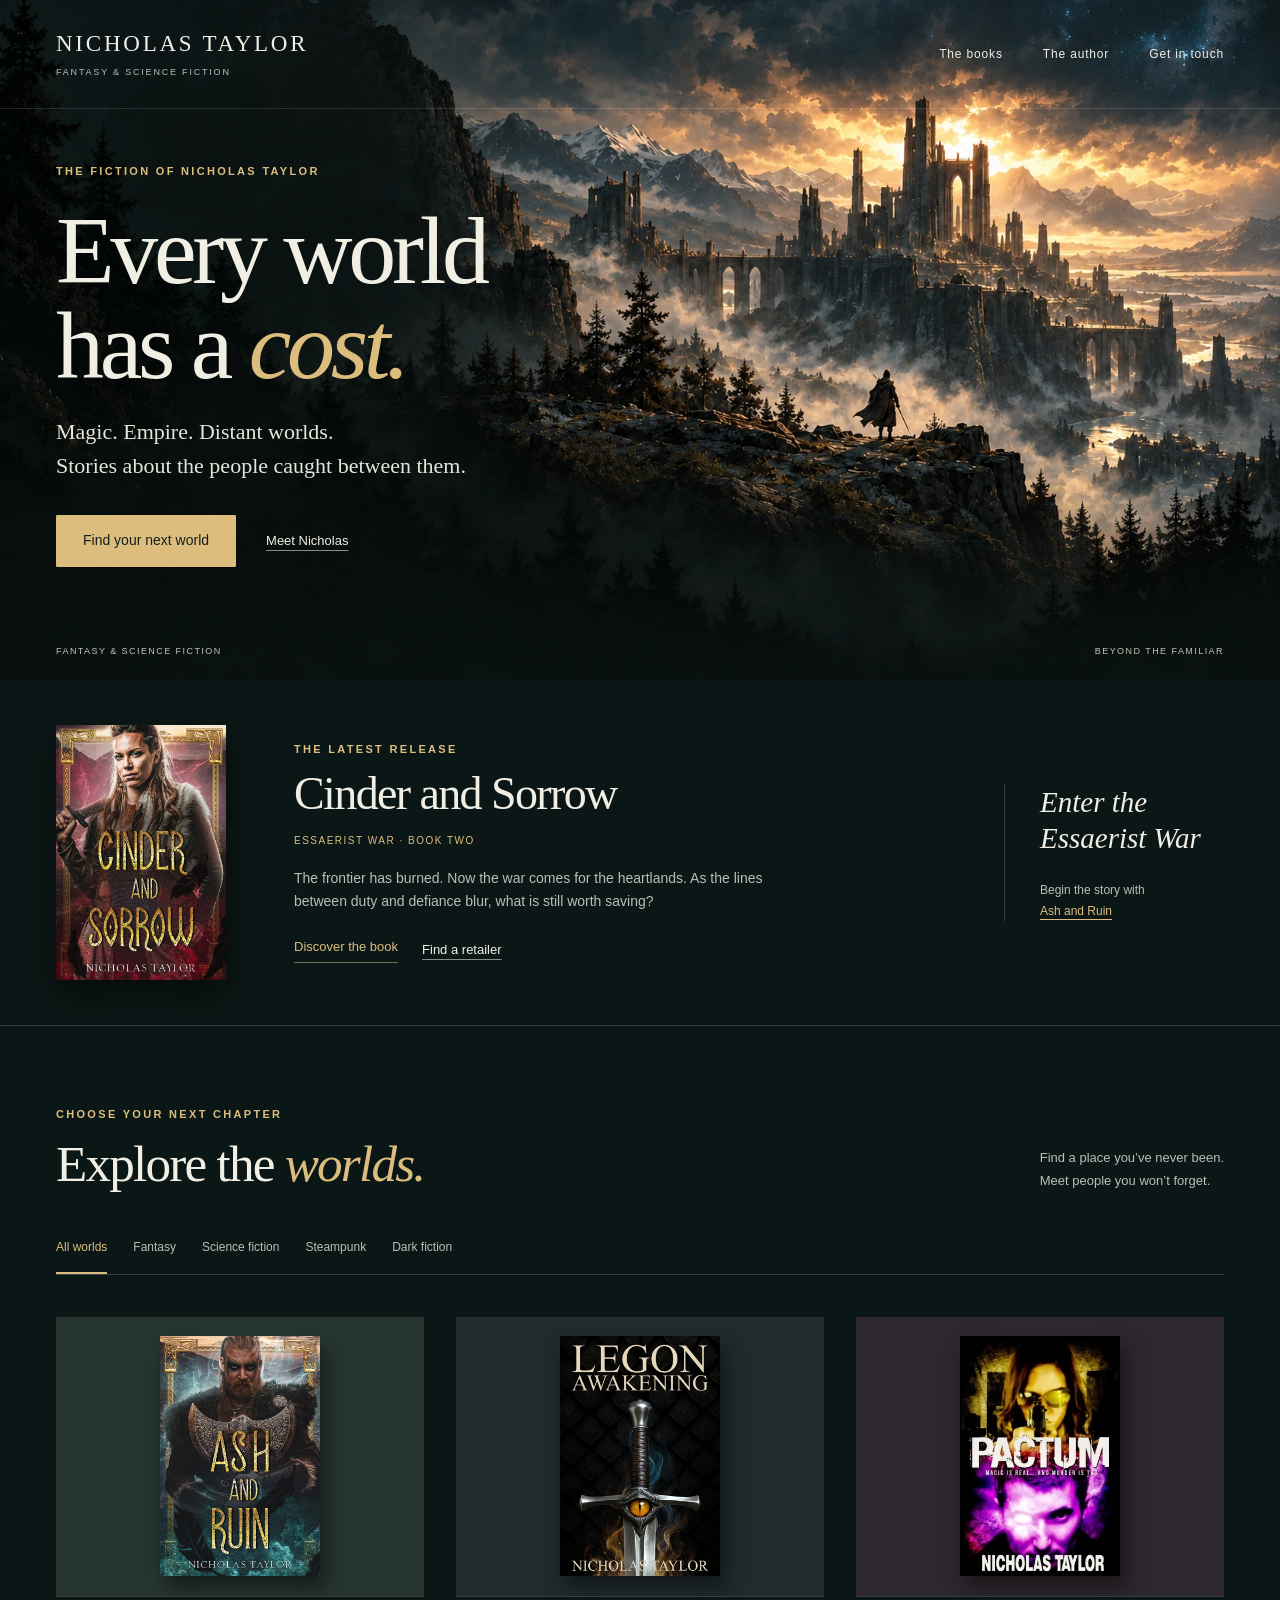
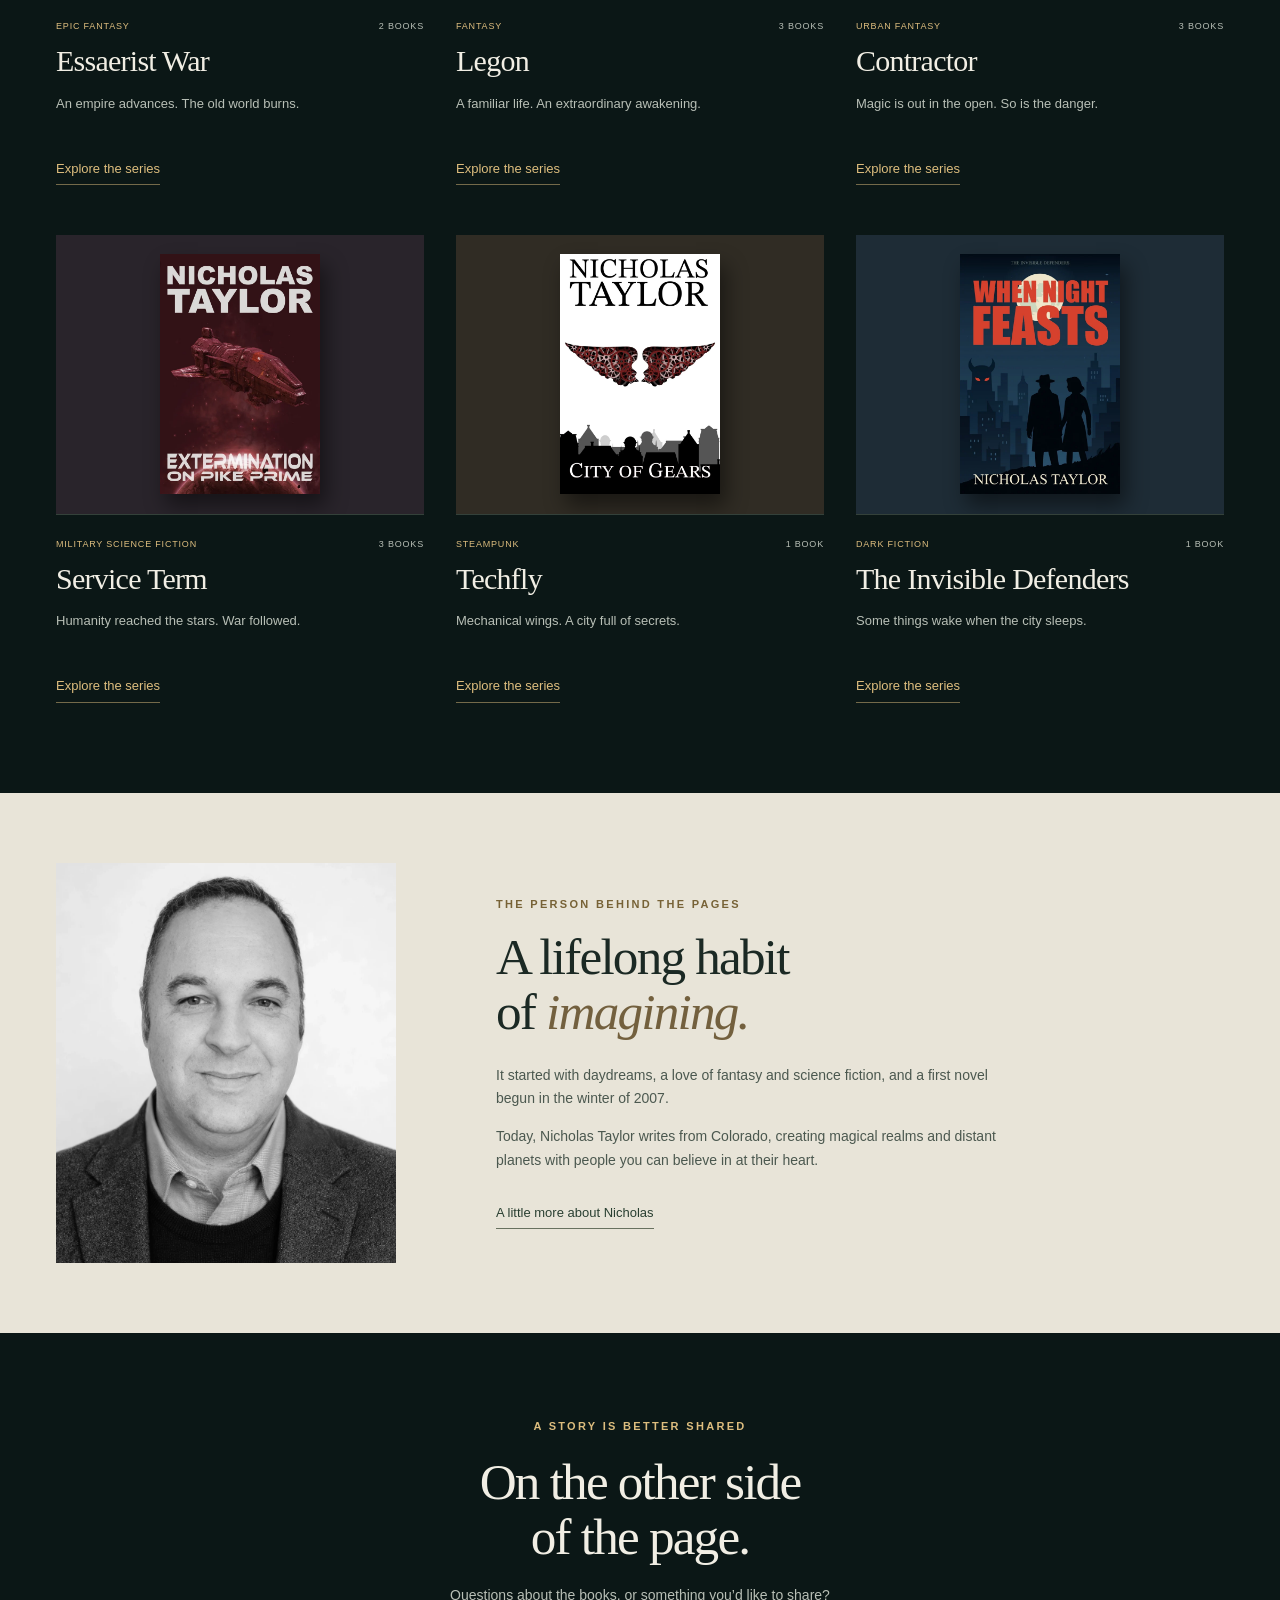
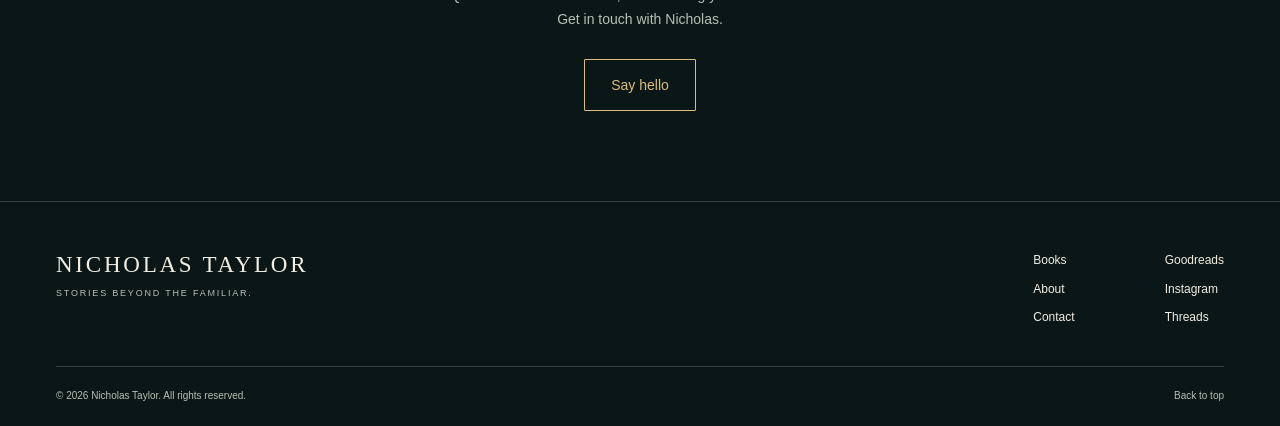
<file: index.html>
<!doctype html>
<html lang="en"><head><meta charset="utf-8"><meta name="viewport" content="width=device-width, initial-scale=1">
<title>Nicholas Taylor | Fantasy &amp; Science Fiction</title><meta name="description" content="Explore the fantasy, military science fiction, and steampunk novels of Nicholas Taylor. Discover your next series and find the books in reading order.">
<meta name="theme-color" content="#0b1716"><link rel="canonical" href="https://nicholastaylor.co/">
<meta property="og:type" content="website"><meta property="og:title" content="Nicholas Taylor | Fantasy &amp; Science Fiction"><meta property="og:description" content="Explore the fantasy, military science fiction, and steampunk novels of Nicholas Taylor. Discover your next series and find the books in reading order."><meta property="og:url" content="https://nicholastaylor.co/"><meta property="og:image" content="https://nicholastaylor.co/assets/covers/cinder-and-sorrow.webp">
<link rel="icon" type="image/png" href="favicon.png"><link rel="stylesheet" href="styles.css"><script src="site.js" defer></script><script async src="https://www.googletagmanager.com/gtag/js?id=G-Z5L8XP76W2"></script><script>window.dataLayer=window.dataLayer||[];function gtag(){dataLayer.push(arguments)}gtag('js',new Date());gtag('config','G-Z5L8XP76W2');</script></head>
<body id="top" class="home"><a class="skip-link" href="#main">Skip to content</a>
<header class="site-header"><div class="header-inner">
<a class="wordmark" href="index.html" aria-label="Nicholas Taylor home">Nicholas Taylor<span>Fantasy &amp; science fiction</span></a>
<button class="menu-toggle" aria-expanded="false" aria-controls="main-nav">Menu</button>
<nav id="main-nav" aria-label="Main navigation"><a href="index.html#worlds">The books</a><a href="about.html">The author</a><a href="contact.html">Get in touch</a></nav>
</div></header><main id="main"><section class="hero" aria-labelledby="hero-title"><div class="hero-inner"><p class="eyebrow">The fiction of Nicholas Taylor</p><h1 id="hero-title">Every world<br>has a <em>cost.</em></h1><p class="hero-copy">Magic. Empire. Distant worlds.<br>Stories about the people caught between them.</p><div class="hero-actions"><a class="button" href="#worlds">Find your next world</a><a class="quiet-link" href="about.html">Meet Nicholas</a></div></div><div class="hero-bottom"><span>Fantasy &amp; science fiction</span><span>Beyond the familiar</span></div></section>
<section class="featured section-wrap" aria-labelledby="latest-title"><a class="featured-cover" href="books/essaerist-war.html#cinder-and-sorrow"><img class="" src="assets/covers/cinder-and-sorrow.webp" alt="Cinder and Sorrow by Nicholas Taylor" width="600" height="900" loading="eager"></a><div class="featured-copy"><p class="eyebrow">The latest release</p><h2 id="latest-title">Cinder and Sorrow</h2><p class="book-label">Essaerist War · Book two</p><p>The frontier has burned. Now the war comes for the heartlands. As the lines between duty and defiance blur, what is still worth saving?</p><div class="inline-actions"><a class="text-link" href="books/essaerist-war.html#cinder-and-sorrow">Discover the book</a><a class="quiet-link" href="https://books2read.com/u/4NnYR9" target="_blank" rel="noopener noreferrer">Find a retailer<span class="sr-only"> (opens in a new tab)</span></a></div></div><div class="feature-aside"><span>Enter the<br>Essaerist War</span><p>Begin the story with<br><a href="books/essaerist-war.html#ash-and-ruin">Ash and Ruin</a></p></div></section>
<section id="worlds" class="worlds section-wrap" aria-labelledby="worlds-title"><div class="section-heading"><div><p class="eyebrow">Choose your next chapter</p><h2 id="worlds-title">Explore the <em>worlds.</em></h2></div><p>Find a place you’ve never been.<br>Meet people you won’t forget.</p></div><div class="filters" role="group" aria-label="Filter books by genre" hidden><button class="filter active" aria-pressed="true" data-filter="all">All worlds</button><button class="filter" aria-pressed="false" data-filter="fantasy">Fantasy</button><button class="filter" aria-pressed="false" data-filter="scifi">Science fiction</button><button class="filter" aria-pressed="false" data-filter="steampunk">Steampunk</button><button class="filter" aria-pressed="false" data-filter="dark">Dark fiction</button></div><p class="sr-only" id="filter-status" role="status" aria-live="polite"></p><div class="world-grid"><article class="world-card" data-category="fantasy"><a class="world-art art-essaerist-war" href="books/essaerist-war.html" tabindex="-1" aria-hidden="true"><img class="" src="assets/covers/ash-and-ruin.webp" alt="Ash and Ruin by Nicholas Taylor" width="600" height="900" loading="lazy"></a><div class="world-meta"><span>Epic fantasy</span><span>2 books</span></div><h3><a href="books/essaerist-war.html">Essaerist War</a></h3><p>An empire advances. The old world burns.</p><a class="text-link" href="books/essaerist-war.html">Explore the series<span class="link-line" aria-hidden="true"></span></a></article><article class="world-card" data-category="fantasy"><a class="world-art art-legon-series" href="books/legon-series.html" tabindex="-1" aria-hidden="true"><img class="" src="assets/covers/legon-awakening.webp" alt="Legon Awakening by Nicholas Taylor" width="600" height="900" loading="lazy"></a><div class="world-meta"><span>Fantasy</span><span>3 books</span></div><h3><a href="books/legon-series.html">Legon</a></h3><p>A familiar life. An extraordinary awakening.</p><a class="text-link" href="books/legon-series.html">Explore the series<span class="link-line" aria-hidden="true"></span></a></article><article class="world-card" data-category="fantasy"><a class="world-art art-contractor-series" href="books/contractor-series.html" tabindex="-1" aria-hidden="true"><img class="" src="assets/covers/pactum.webp" alt="Pactum by Nicholas Taylor" width="600" height="900" loading="lazy"></a><div class="world-meta"><span>Urban fantasy</span><span>3 books</span></div><h3><a href="books/contractor-series.html">Contractor</a></h3><p>Magic is out in the open. So is the danger.</p><a class="text-link" href="books/contractor-series.html">Explore the series<span class="link-line" aria-hidden="true"></span></a></article><article class="world-card" data-category="scifi"><a class="world-art art-service-term" href="books/service-term.html" tabindex="-1" aria-hidden="true"><img class="" src="assets/covers/extermination-pike-prime.webp" alt="Extermination on Pike Prime by Nicholas Taylor" width="600" height="900" loading="lazy"></a><div class="world-meta"><span>Military science fiction</span><span>3 books</span></div><h3><a href="books/service-term.html">Service Term</a></h3><p>Humanity reached the stars. War followed.</p><a class="text-link" href="books/service-term.html">Explore the series<span class="link-line" aria-hidden="true"></span></a></article><article class="world-card" data-category="steampunk"><a class="world-art art-techfly" href="books/techfly.html" tabindex="-1" aria-hidden="true"><img class="" src="assets/covers/city-of-gears.webp" alt="City of Gears by Nicholas Taylor" width="600" height="900" loading="lazy"></a><div class="world-meta"><span>Steampunk</span><span>1 book</span></div><h3><a href="books/techfly.html">Techfly</a></h3><p>Mechanical wings. A city full of secrets.</p><a class="text-link" href="books/techfly.html">Explore the series<span class="link-line" aria-hidden="true"></span></a></article><article class="world-card" data-category="dark"><a class="world-art art-invisible-defenders" href="books/invisible-defenders.html" tabindex="-1" aria-hidden="true"><img class="" src="assets/covers/when-night-feasts.webp" alt="When Night Feasts by Nicholas Taylor" width="600" height="900" loading="lazy"></a><div class="world-meta"><span>Dark fiction</span><span>1 book</span></div><h3><a href="books/invisible-defenders.html">The Invisible Defenders</a></h3><p>Some things wake when the city sleeps.</p><a class="text-link" href="books/invisible-defenders.html">Explore the series<span class="link-line" aria-hidden="true"></span></a></article></div></section>
<section class="author-section"><div class="section-wrap author-grid"><img src="assets/author/nicholas-taylor.webp" alt="Nicholas Taylor" width="900" height="1200" loading="lazy"><div><p class="eyebrow">The person behind the pages</p><h2>A lifelong habit<br>of <em>imagining.</em></h2><p>It started with daydreams, a love of fantasy and science fiction, and a first novel begun in the winter of 2007.</p><p>Today, Nicholas Taylor writes from Colorado, creating magical realms and distant planets with people you can believe in at their heart.</p><a class="text-link" href="about.html">A little more about Nicholas</a></div></div></section>
<section class="closing section-wrap"><p class="eyebrow">A story is better shared</p><h2>On the other side<br>of the page.</h2><p>Questions about the books, or something you’d like to share?<br>Get in touch with Nicholas.</p><a class="button button-outline" href="contact.html">Say hello</a></section></main><footer class="site-footer"><div class="footer-top"><a class="wordmark" href="index.html">Nicholas Taylor<span>Stories beyond the familiar.</span></a><nav aria-label="Footer navigation"><a href="index.html#worlds">Books</a><a href="about.html">About</a><a href="contact.html">Contact</a></nav><nav aria-label="Social links"><a href="https://www.goodreads.com/NicholasTaylor" target="_blank" rel="noopener noreferrer">Goodreads<span class="sr-only"> (opens in a new tab)</span></a><a href="https://www.instagram.com/ntaylor1981/" target="_blank" rel="noopener noreferrer">Instagram<span class="sr-only"> (opens in a new tab)</span></a><a href="https://www.threads.net/@ntaylor1981" target="_blank" rel="noopener noreferrer">Threads<span class="sr-only"> (opens in a new tab)</span></a></nav></div><div class="footer-bottom"><span>© 2026 Nicholas Taylor. All rights reserved.</span><a href="#top">Back to top</a></div></footer></body></html>
</file>
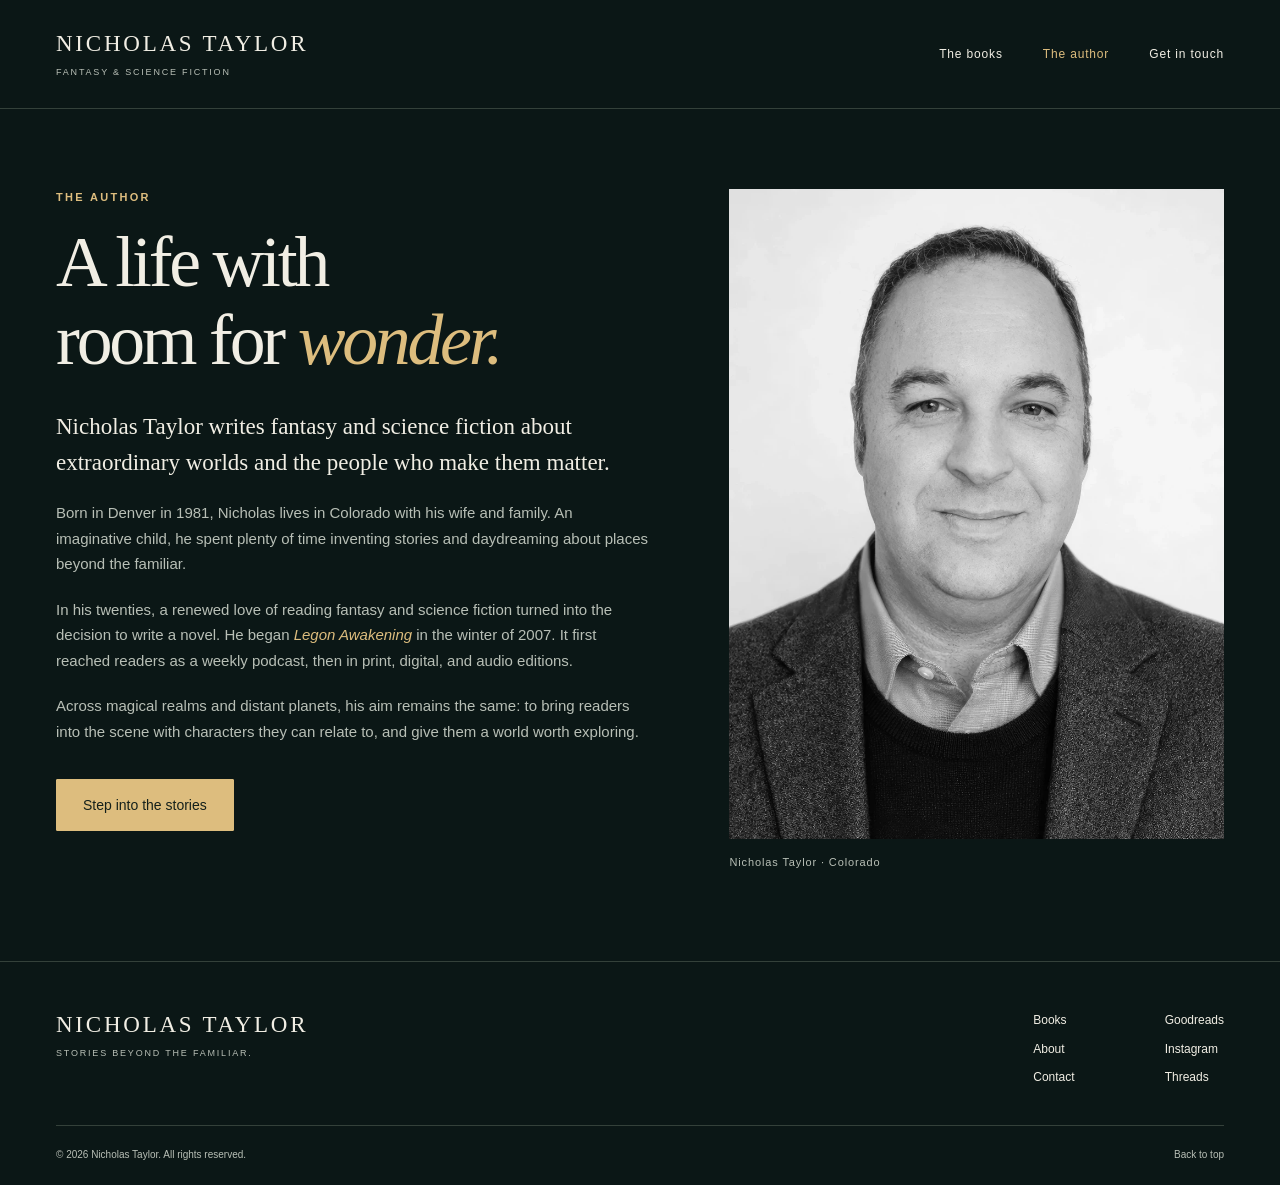
<file: about.html>
<!doctype html>
<html lang="en"><head><meta charset="utf-8"><meta name="viewport" content="width=device-width, initial-scale=1">
<title>About Nicholas Taylor</title><meta name="description" content="Meet Nicholas Taylor, Colorado-based fantasy and science fiction author of the Legon, Essaerist War, and Service Term series.">
<meta name="theme-color" content="#0b1716"><link rel="canonical" href="https://nicholastaylor.co/about.html">
<meta property="og:type" content="website"><meta property="og:title" content="About Nicholas Taylor"><meta property="og:description" content="Meet Nicholas Taylor, Colorado-based fantasy and science fiction author of the Legon, Essaerist War, and Service Term series."><meta property="og:url" content="https://nicholastaylor.co/about.html"><meta property="og:image" content="https://nicholastaylor.co/assets/covers/cinder-and-sorrow.webp">
<link rel="icon" type="image/png" href="favicon.png"><link rel="stylesheet" href="styles.css"><script src="site.js" defer></script><script async src="https://www.googletagmanager.com/gtag/js?id=G-Z5L8XP76W2"></script><script>window.dataLayer=window.dataLayer||[];function gtag(){dataLayer.push(arguments)}gtag('js',new Date());gtag('config','G-Z5L8XP76W2');</script></head>
<body id="top" class=""><a class="skip-link" href="#main">Skip to content</a>
<header class="site-header"><div class="header-inner">
<a class="wordmark" href="index.html" aria-label="Nicholas Taylor home">Nicholas Taylor<span>Fantasy &amp; science fiction</span></a>
<button class="menu-toggle" aria-expanded="false" aria-controls="main-nav">Menu</button>
<nav id="main-nav" aria-label="Main navigation"><a href="index.html#worlds">The books</a><a href="about.html" aria-current="page">The author</a><a href="contact.html">Get in touch</a></nav>
</div></header><main id="main"><section class="about-intro section-wrap"><div><p class="eyebrow">The author</p><h1>A life with<br>room for <em>wonder.</em></h1><p class="lead">Nicholas Taylor writes fantasy and science fiction about extraordinary worlds and the people who make them matter.</p><p>Born in Denver in 1981, Nicholas lives in Colorado with his wife and family. An imaginative child, he spent plenty of time inventing stories and daydreaming about places beyond the familiar.</p><p>In his twenties, a renewed love of reading fantasy and science fiction turned into the decision to write a novel. He began <em>Legon Awakening</em> in the winter of 2007. It first reached readers as a weekly podcast, then in print, digital, and audio editions.</p><p>Across magical realms and distant planets, his aim remains the same: to bring readers into the scene with characters they can relate to, and give them a world worth exploring.</p><a class="button" href="index.html#worlds">Step into the stories</a></div><figure><img src="assets/author/nicholas-taylor.webp" alt="Nicholas Taylor, fantasy and science fiction author" width="900" height="1200"><figcaption>Nicholas Taylor · Colorado</figcaption></figure></section></main><footer class="site-footer"><div class="footer-top"><a class="wordmark" href="index.html">Nicholas Taylor<span>Stories beyond the familiar.</span></a><nav aria-label="Footer navigation"><a href="index.html#worlds">Books</a><a href="about.html">About</a><a href="contact.html">Contact</a></nav><nav aria-label="Social links"><a href="https://www.goodreads.com/NicholasTaylor" target="_blank" rel="noopener noreferrer">Goodreads<span class="sr-only"> (opens in a new tab)</span></a><a href="https://www.instagram.com/ntaylor1981/" target="_blank" rel="noopener noreferrer">Instagram<span class="sr-only"> (opens in a new tab)</span></a><a href="https://www.threads.net/@ntaylor1981" target="_blank" rel="noopener noreferrer">Threads<span class="sr-only"> (opens in a new tab)</span></a></nav></div><div class="footer-bottom"><span>© 2026 Nicholas Taylor. All rights reserved.</span><a href="#top">Back to top</a></div></footer></body></html>
</file>
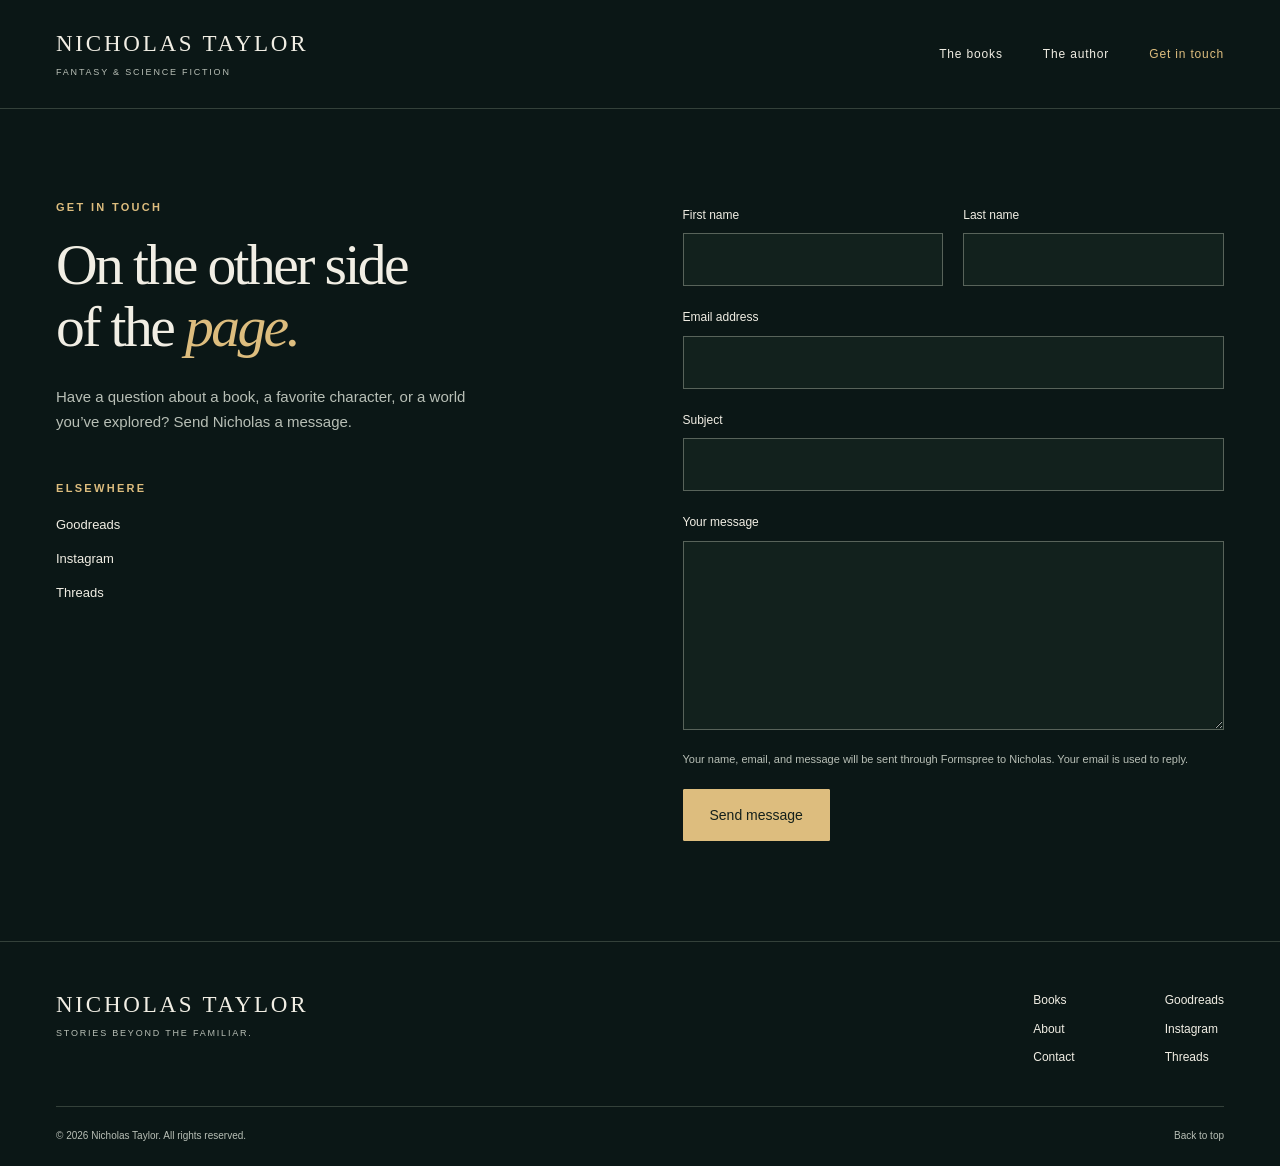
<file: contact.html>
<!doctype html>
<html lang="en"><head><meta charset="utf-8"><meta name="viewport" content="width=device-width, initial-scale=1">
<title>Contact Nicholas Taylor</title><meta name="description" content="Questions about the books? Get in touch with fantasy and science fiction author Nicholas Taylor.">
<meta name="theme-color" content="#0b1716"><link rel="canonical" href="https://nicholastaylor.co/contact.html">
<meta property="og:type" content="website"><meta property="og:title" content="Contact Nicholas Taylor"><meta property="og:description" content="Questions about the books? Get in touch with fantasy and science fiction author Nicholas Taylor."><meta property="og:url" content="https://nicholastaylor.co/contact.html"><meta property="og:image" content="https://nicholastaylor.co/assets/covers/cinder-and-sorrow.webp">
<link rel="icon" type="image/png" href="favicon.png"><link rel="stylesheet" href="styles.css"><script src="site.js" defer></script><script async src="https://www.googletagmanager.com/gtag/js?id=G-Z5L8XP76W2"></script><script>window.dataLayer=window.dataLayer||[];function gtag(){dataLayer.push(arguments)}gtag('js',new Date());gtag('config','G-Z5L8XP76W2');</script></head>
<body id="top" class=""><a class="skip-link" href="#main">Skip to content</a>
<header class="site-header"><div class="header-inner">
<a class="wordmark" href="index.html" aria-label="Nicholas Taylor home">Nicholas Taylor<span>Fantasy &amp; science fiction</span></a>
<button class="menu-toggle" aria-expanded="false" aria-controls="main-nav">Menu</button>
<nav id="main-nav" aria-label="Main navigation"><a href="index.html#worlds">The books</a><a href="about.html">The author</a><a href="contact.html" aria-current="page">Get in touch</a></nav>
</div></header><main id="main"><section class="contact-layout section-wrap"><div class="contact-intro"><p class="eyebrow">Get in touch</p><h1>On the other side<br>of the <em>page.</em></h1><p>Have a question about a book, a favorite character, or a world you’ve explored? Send Nicholas a message.</p><div class="contact-social"><span class="eyebrow">Elsewhere</span><a href="https://www.goodreads.com/NicholasTaylor" target="_blank" rel="noopener noreferrer">Goodreads<span class="sr-only"> (opens in a new tab)</span></a><a href="https://www.instagram.com/ntaylor1981/" target="_blank" rel="noopener noreferrer">Instagram<span class="sr-only"> (opens in a new tab)</span></a><a href="https://www.threads.net/@ntaylor1981" target="_blank" rel="noopener noreferrer">Threads<span class="sr-only"> (opens in a new tab)</span></a></div></div><form action="https://formspree.io/f/xaqlgznn" method="POST" class="contact-form"><div class="form-pair"><label>First name<input name="first_name" autocomplete="given-name" required maxlength="100"></label><label>Last name<input name="last_name" autocomplete="family-name" maxlength="100"></label></div><label>Email address<input type="email" name="email" autocomplete="email" required maxlength="254"></label><label>Subject<input name="subject" required maxlength="200"></label><label>Your message<textarea name="message" rows="6" required maxlength="10000"></textarea></label><p class="form-note">Your name, email, and message will be sent through Formspree to Nicholas. Your email is used to reply.</p><button class="button" type="submit">Send message</button></form></section></main><footer class="site-footer"><div class="footer-top"><a class="wordmark" href="index.html">Nicholas Taylor<span>Stories beyond the familiar.</span></a><nav aria-label="Footer navigation"><a href="index.html#worlds">Books</a><a href="about.html">About</a><a href="contact.html">Contact</a></nav><nav aria-label="Social links"><a href="https://www.goodreads.com/NicholasTaylor" target="_blank" rel="noopener noreferrer">Goodreads<span class="sr-only"> (opens in a new tab)</span></a><a href="https://www.instagram.com/ntaylor1981/" target="_blank" rel="noopener noreferrer">Instagram<span class="sr-only"> (opens in a new tab)</span></a><a href="https://www.threads.net/@ntaylor1981" target="_blank" rel="noopener noreferrer">Threads<span class="sr-only"> (opens in a new tab)</span></a></nav></div><div class="footer-bottom"><span>© 2026 Nicholas Taylor. All rights reserved.</span><a href="#top">Back to top</a></div></footer></body></html>
</file>
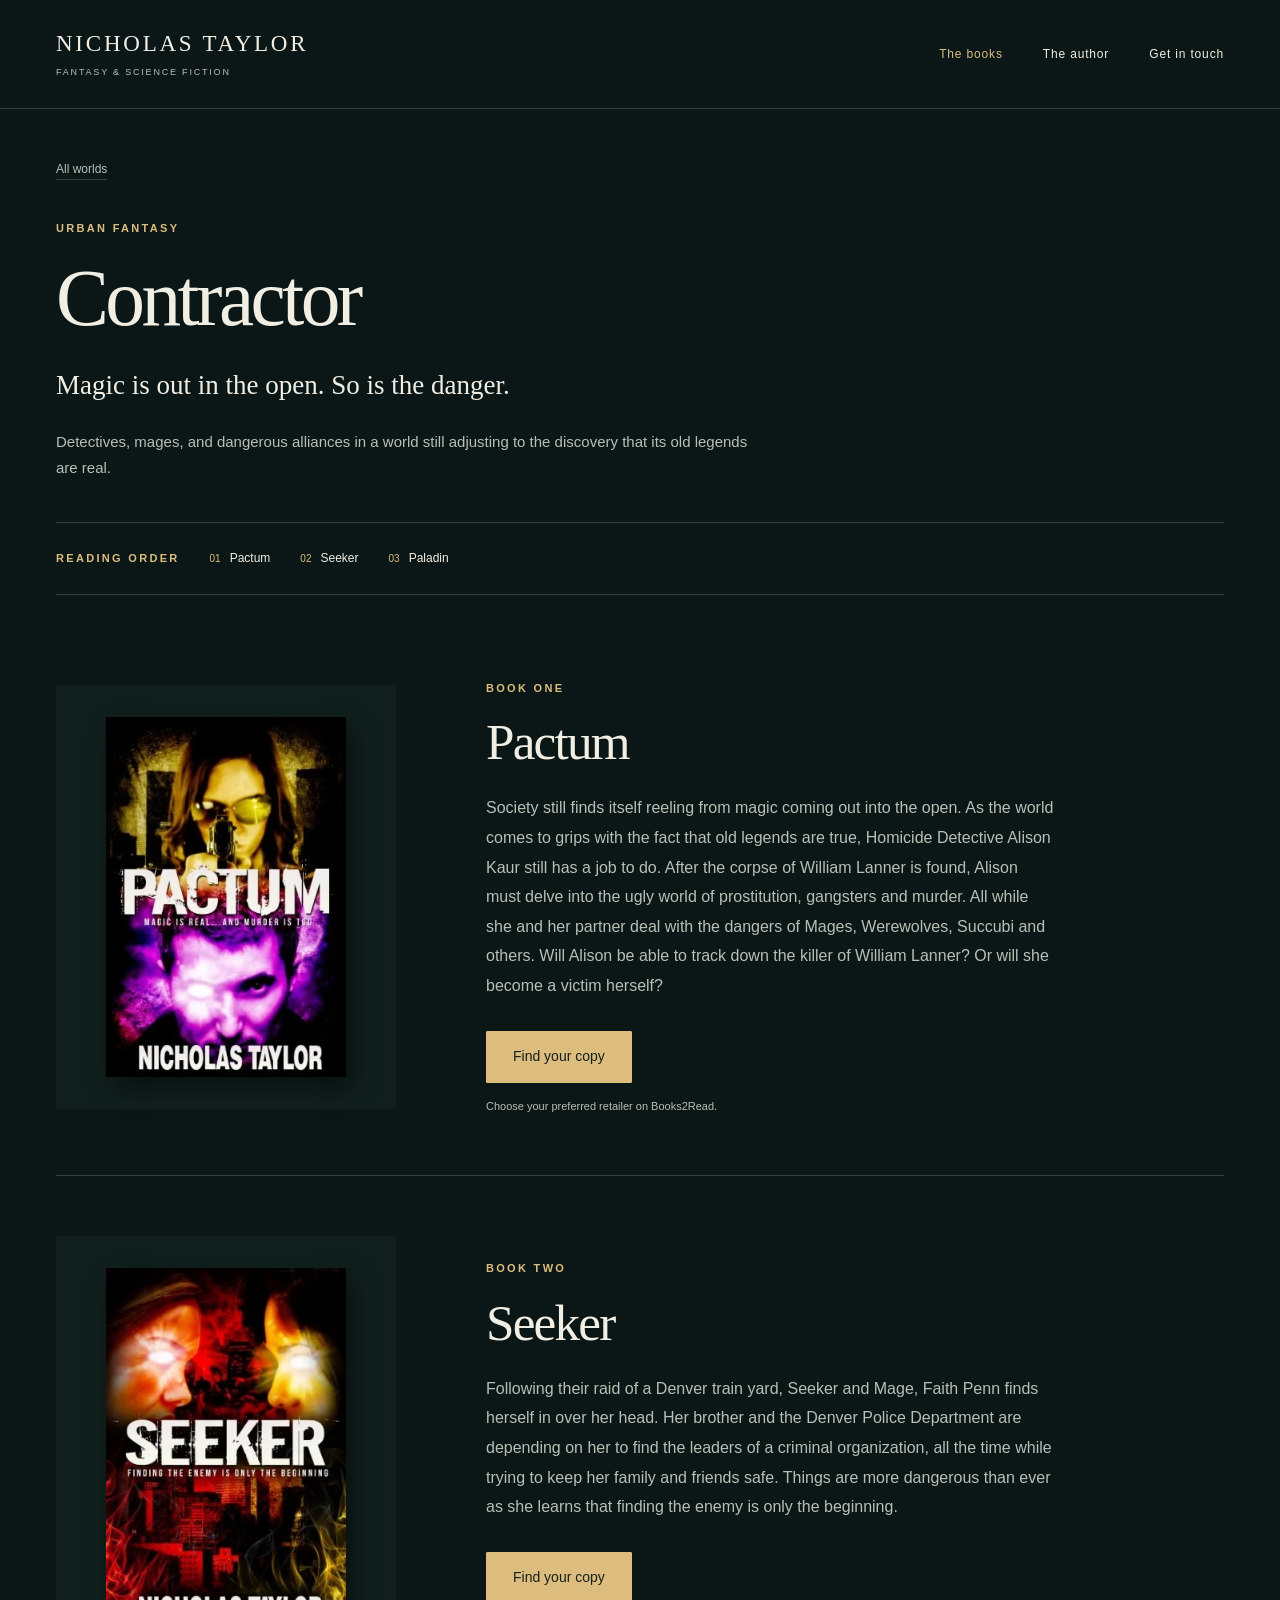
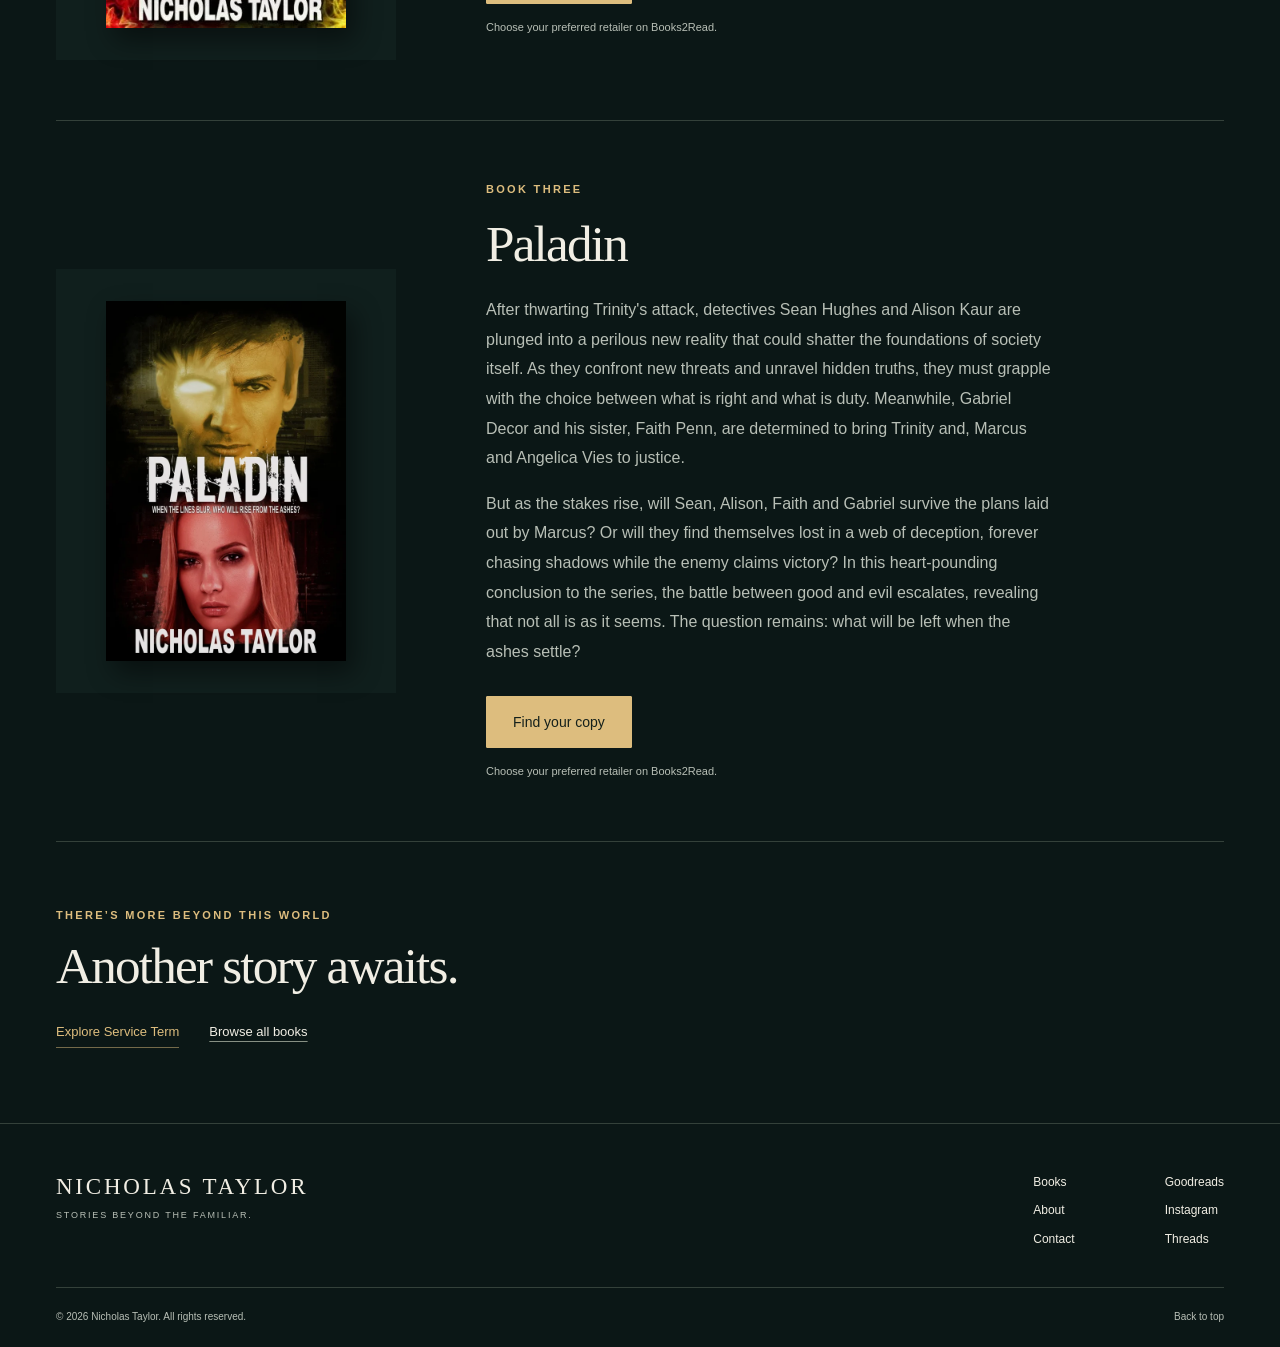
<file: books/contractor-series.html>
<!doctype html>
<html lang="en"><head><meta charset="utf-8"><meta name="viewport" content="width=device-width, initial-scale=1">
<title>Contractor | Nicholas Taylor</title><meta name="description" content="Detectives, mages, and dangerous alliances in a world still adjusting to the discovery that its old legends are real.">
<meta name="theme-color" content="#0b1716"><link rel="canonical" href="https://nicholastaylor.co/books/contractor-series.html">
<meta property="og:type" content="website"><meta property="og:title" content="Contractor | Nicholas Taylor"><meta property="og:description" content="Detectives, mages, and dangerous alliances in a world still adjusting to the discovery that its old legends are real."><meta property="og:url" content="https://nicholastaylor.co/books/contractor-series.html"><meta property="og:image" content="https://nicholastaylor.co/assets/covers/cinder-and-sorrow.webp">
<link rel="icon" type="image/png" href="../favicon.png"><link rel="stylesheet" href="../styles.css"><script src="../site.js" defer></script><script async src="https://www.googletagmanager.com/gtag/js?id=G-Z5L8XP76W2"></script><script>window.dataLayer=window.dataLayer||[];function gtag(){dataLayer.push(arguments)}gtag('js',new Date());gtag('config','G-Z5L8XP76W2');</script></head>
<body id="top" class="series-page"><a class="skip-link" href="#main">Skip to content</a>
<header class="site-header"><div class="header-inner">
<a class="wordmark" href="../index.html" aria-label="Nicholas Taylor home">Nicholas Taylor<span>Fantasy &amp; science fiction</span></a>
<button class="menu-toggle" aria-expanded="false" aria-controls="main-nav">Menu</button>
<nav id="main-nav" aria-label="Main navigation"><a href="../index.html#worlds" aria-current="page">The books</a><a href="../about.html">The author</a><a href="../contact.html">Get in touch</a></nav>
</div></header><main id="main"><section class="series-intro section-wrap"><a class="breadcrumb" href="../index.html#worlds">All worlds</a><p class="eyebrow">Urban fantasy</p><h1>Contractor</h1><p class="series-hook">Magic is out in the open. So is the danger.</p><p class="series-description">Detectives, mages, and dangerous alliances in a world still adjusting to the discovery that its old legends are real.</p><nav class="reading-order" aria-label="Reading order"><span class="eyebrow">Reading order</span><a href="#pactum"><span>01</span>Pactum</a><a href="#seeker"><span>02</span>Seeker</a><a href="#paladin"><span>03</span>Paladin</a></nav></section><section class="book-list section-wrap" aria-label="Contractor books"><article class="book-row" id="pactum"><div class="book-visual"><img class="" src="../assets/covers/pactum.webp" alt="Pactum by Nicholas Taylor" width="600" height="900" loading="eager"></div><div class="book-detail"><p class="eyebrow">Book one</p><h2>Pactum</h2><div class="book-blurb"><p>Society still finds itself reeling from magic coming out into the open. As the world comes to grips with the fact that old legends are true, Homicide Detective Alison Kaur still has a job to do. After the corpse of William Lanner is found, Alison must delve into the ugly world of prostitution, gangsters and murder. All while she and her partner deal with the dangers of Mages, Werewolves, Succubi and others. Will Alison be able to track down the killer of William Lanner? Or will she become a victim herself?</p></div><a class="button" href="https://books2read.com/u/bzyyDL" target="_blank" rel="noopener noreferrer">Find your copy<span class="sr-only"> (opens in a new tab)</span></a><p class="retailer-note">Choose your preferred retailer on Books2Read.</p></div></article><article class="book-row" id="seeker"><div class="book-visual"><img class="" src="../assets/covers/seeker.webp" alt="Seeker by Nicholas Taylor" width="600" height="900" loading="lazy"></div><div class="book-detail"><p class="eyebrow">Book two</p><h2>Seeker</h2><div class="book-blurb"><p>Following their raid of a Denver train yard, Seeker and Mage, Faith Penn finds herself in over her head. Her brother and the Denver Police Department are depending on her to find the leaders of a criminal organization, all the time while trying to keep her family and friends safe. Things are more dangerous than ever as she learns that finding the enemy is only the beginning.</p></div><a class="button" href="https://books2read.com/u/4j77rD1" target="_blank" rel="noopener noreferrer">Find your copy<span class="sr-only"> (opens in a new tab)</span></a><p class="retailer-note">Choose your preferred retailer on Books2Read.</p></div></article><article class="book-row" id="paladin"><div class="book-visual"><img class="" src="../assets/covers/paladin.webp" alt="Paladin by Nicholas Taylor" width="600" height="900" loading="lazy"></div><div class="book-detail"><p class="eyebrow">Book three</p><h2>Paladin</h2><div class="book-blurb"><p>After thwarting Trinity&#39;s attack, detectives Sean Hughes and Alison Kaur are plunged into a perilous new reality that could shatter the foundations of society itself. As they confront new threats and unravel hidden truths, they must grapple with the choice between what is right and what is duty. Meanwhile, Gabriel Decor and his sister, Faith Penn, are determined to bring Trinity and, Marcus and Angelica Vies to justice.</p><p>But as the stakes rise, will Sean, Alison, Faith and Gabriel survive the plans laid out by Marcus? Or will they find themselves lost in a web of deception, forever chasing shadows while the enemy claims victory? In this heart-pounding conclusion to the series, the battle between good and evil escalates, revealing that not all is as it seems. The question remains: what will be left when the ashes settle?</p></div><a class="button" href="https://books2read.com/u/3JB2NA" target="_blank" rel="noopener noreferrer">Find your copy<span class="sr-only"> (opens in a new tab)</span></a><p class="retailer-note">Choose your preferred retailer on Books2Read.</p></div></article></section><section class="next-world section-wrap"><p class="eyebrow">There’s more beyond this world</p><h2>Another story awaits.</h2><a class="text-link" href="service-term.html">Explore Service Term</a><a class="quiet-link" href="../index.html#worlds">Browse all books</a></section></main><footer class="site-footer"><div class="footer-top"><a class="wordmark" href="../index.html">Nicholas Taylor<span>Stories beyond the familiar.</span></a><nav aria-label="Footer navigation"><a href="../index.html#worlds">Books</a><a href="../about.html">About</a><a href="../contact.html">Contact</a></nav><nav aria-label="Social links"><a href="https://www.goodreads.com/NicholasTaylor" target="_blank" rel="noopener noreferrer">Goodreads<span class="sr-only"> (opens in a new tab)</span></a><a href="https://www.instagram.com/ntaylor1981/" target="_blank" rel="noopener noreferrer">Instagram<span class="sr-only"> (opens in a new tab)</span></a><a href="https://www.threads.net/@ntaylor1981" target="_blank" rel="noopener noreferrer">Threads<span class="sr-only"> (opens in a new tab)</span></a></nav></div><div class="footer-bottom"><span>© 2026 Nicholas Taylor. All rights reserved.</span><a href="#top">Back to top</a></div></footer></body></html>
</file>
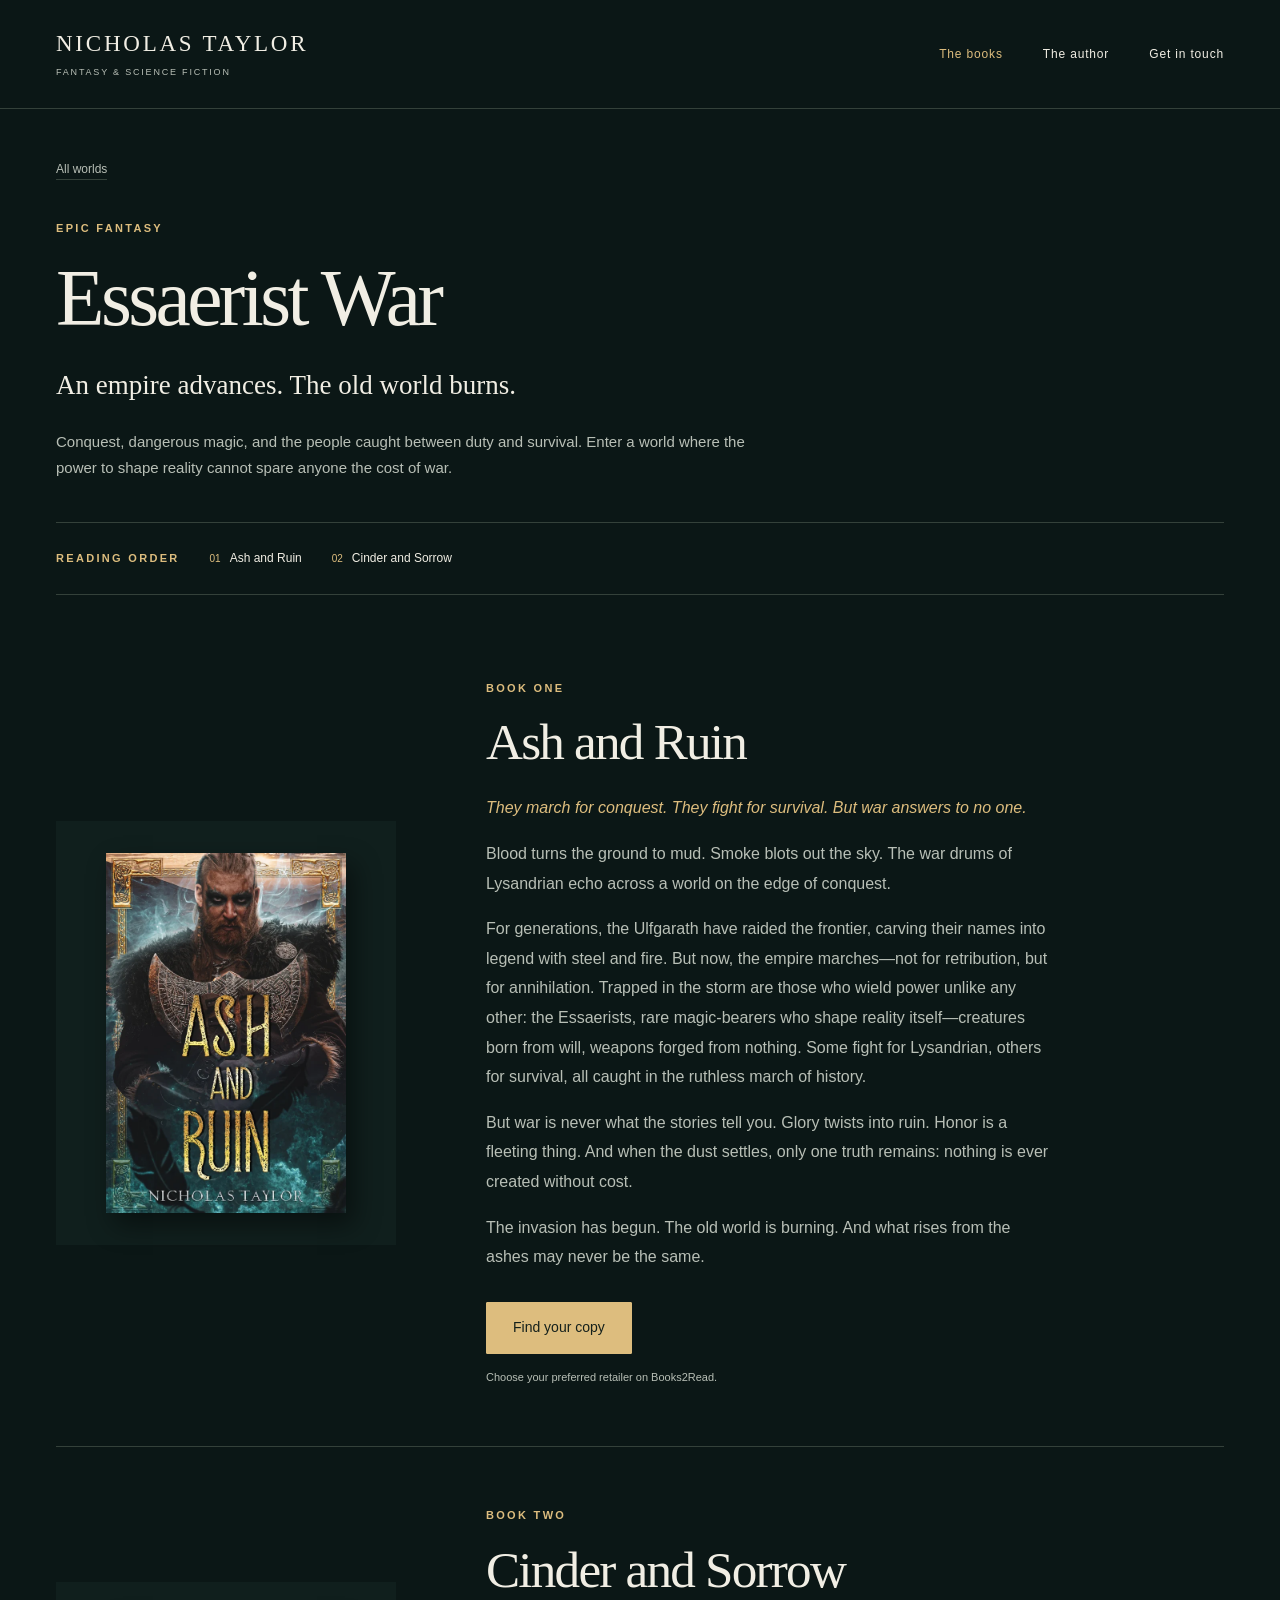
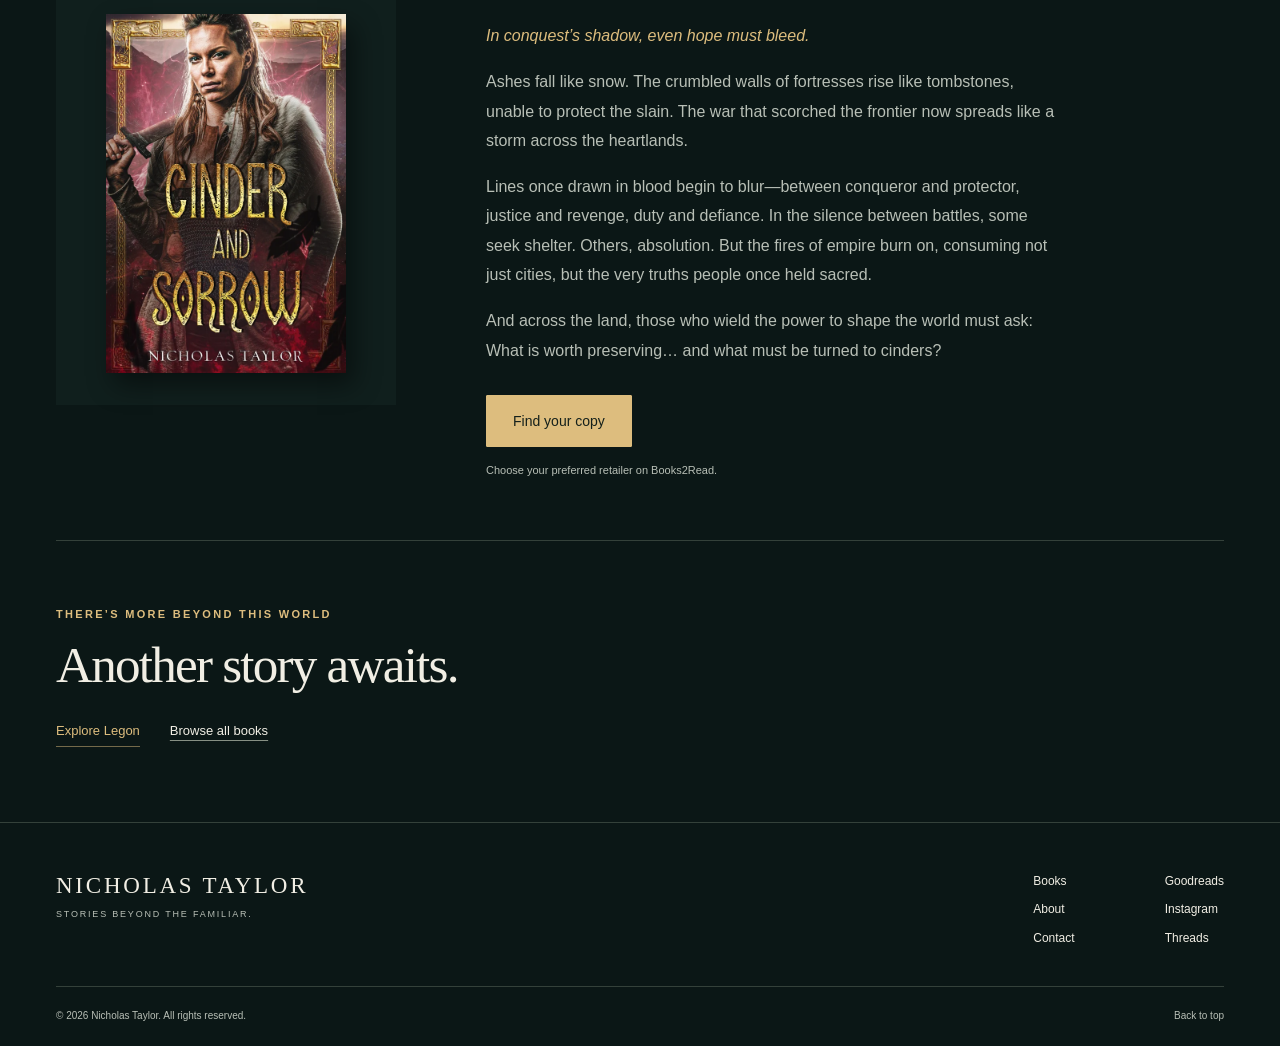
<file: books/essaerist-war.html>
<!doctype html>
<html lang="en"><head><meta charset="utf-8"><meta name="viewport" content="width=device-width, initial-scale=1">
<title>Essaerist War | Nicholas Taylor</title><meta name="description" content="Conquest, dangerous magic, and the people caught between duty and survival. Enter a world where the power to shape reality cannot spare anyone the cost of war.">
<meta name="theme-color" content="#0b1716"><link rel="canonical" href="https://nicholastaylor.co/books/essaerist-war.html">
<meta property="og:type" content="website"><meta property="og:title" content="Essaerist War | Nicholas Taylor"><meta property="og:description" content="Conquest, dangerous magic, and the people caught between duty and survival. Enter a world where the power to shape reality cannot spare anyone the cost of war."><meta property="og:url" content="https://nicholastaylor.co/books/essaerist-war.html"><meta property="og:image" content="https://nicholastaylor.co/assets/covers/cinder-and-sorrow.webp">
<link rel="icon" type="image/png" href="../favicon.png"><link rel="stylesheet" href="../styles.css"><script src="../site.js" defer></script><script async src="https://www.googletagmanager.com/gtag/js?id=G-Z5L8XP76W2"></script><script>window.dataLayer=window.dataLayer||[];function gtag(){dataLayer.push(arguments)}gtag('js',new Date());gtag('config','G-Z5L8XP76W2');</script></head>
<body id="top" class="series-page"><a class="skip-link" href="#main">Skip to content</a>
<header class="site-header"><div class="header-inner">
<a class="wordmark" href="../index.html" aria-label="Nicholas Taylor home">Nicholas Taylor<span>Fantasy &amp; science fiction</span></a>
<button class="menu-toggle" aria-expanded="false" aria-controls="main-nav">Menu</button>
<nav id="main-nav" aria-label="Main navigation"><a href="../index.html#worlds" aria-current="page">The books</a><a href="../about.html">The author</a><a href="../contact.html">Get in touch</a></nav>
</div></header><main id="main"><section class="series-intro section-wrap"><a class="breadcrumb" href="../index.html#worlds">All worlds</a><p class="eyebrow">Epic fantasy</p><h1>Essaerist War</h1><p class="series-hook">An empire advances. The old world burns.</p><p class="series-description">Conquest, dangerous magic, and the people caught between duty and survival. Enter a world where the power to shape reality cannot spare anyone the cost of war.</p><nav class="reading-order" aria-label="Reading order"><span class="eyebrow">Reading order</span><a href="#ash-and-ruin"><span>01</span>Ash and Ruin</a><a href="#cinder-and-sorrow"><span>02</span>Cinder and Sorrow</a></nav></section><section class="book-list section-wrap" aria-label="Essaerist War books"><article class="book-row" id="ash-and-ruin"><div class="book-visual"><img class="" src="../assets/covers/ash-and-ruin.webp" alt="Ash and Ruin by Nicholas Taylor" width="600" height="900" loading="eager"></div><div class="book-detail"><p class="eyebrow">Book one</p><h2>Ash and Ruin</h2><div class="book-blurb"><p><em>They march for conquest. They fight for survival. But war answers to no one.</em></p><p>Blood turns the ground to mud. Smoke blots out the sky. The war drums of Lysandrian echo across a world on the edge of conquest.</p><p>For generations, the Ulfgarath have raided the frontier, carving their names into legend with steel and fire. But now, the empire marches—not for retribution, but for annihilation. Trapped in the storm are those who wield power unlike any other: the Essaerists, rare magic-bearers who shape reality itself—creatures born from will, weapons forged from nothing. Some fight for Lysandrian, others for survival, all caught in the ruthless march of history.</p><p>But war is never what the stories tell you. Glory twists into ruin. Honor is a fleeting thing. And when the dust settles, only one truth remains: nothing is ever created without cost.</p><p>The invasion has begun. The old world is burning. And what rises from the ashes may never be the same.</p></div><a class="button" href="https://books2read.com/u/brxnEZ" target="_blank" rel="noopener noreferrer">Find your copy<span class="sr-only"> (opens in a new tab)</span></a><p class="retailer-note">Choose your preferred retailer on Books2Read.</p></div></article><article class="book-row" id="cinder-and-sorrow"><div class="book-visual"><img class="" src="../assets/covers/cinder-and-sorrow.webp" alt="Cinder and Sorrow by Nicholas Taylor" width="600" height="900" loading="lazy"></div><div class="book-detail"><p class="eyebrow">Book two</p><h2>Cinder and Sorrow</h2><div class="book-blurb"><p><em>In conquest’s shadow, even hope must bleed.</em></p><p>Ashes fall like snow. The crumbled walls of fortresses rise like tombstones, unable to protect the slain. The war that scorched the frontier now spreads like a storm across the heartlands.</p><p>Lines once drawn in blood begin to blur—between conqueror and protector, justice and revenge, duty and defiance. In the silence between battles, some seek shelter. Others, absolution. But the fires of empire burn on, consuming not just cities, but the very truths people once held sacred.</p><p>And across the land, those who wield the power to shape the world must ask: What is worth preserving… and what must be turned to cinders?</p></div><a class="button" href="https://books2read.com/u/4NnYR9" target="_blank" rel="noopener noreferrer">Find your copy<span class="sr-only"> (opens in a new tab)</span></a><p class="retailer-note">Choose your preferred retailer on Books2Read.</p></div></article></section><section class="next-world section-wrap"><p class="eyebrow">There’s more beyond this world</p><h2>Another story awaits.</h2><a class="text-link" href="legon-series.html">Explore Legon</a><a class="quiet-link" href="../index.html#worlds">Browse all books</a></section></main><footer class="site-footer"><div class="footer-top"><a class="wordmark" href="../index.html">Nicholas Taylor<span>Stories beyond the familiar.</span></a><nav aria-label="Footer navigation"><a href="../index.html#worlds">Books</a><a href="../about.html">About</a><a href="../contact.html">Contact</a></nav><nav aria-label="Social links"><a href="https://www.goodreads.com/NicholasTaylor" target="_blank" rel="noopener noreferrer">Goodreads<span class="sr-only"> (opens in a new tab)</span></a><a href="https://www.instagram.com/ntaylor1981/" target="_blank" rel="noopener noreferrer">Instagram<span class="sr-only"> (opens in a new tab)</span></a><a href="https://www.threads.net/@ntaylor1981" target="_blank" rel="noopener noreferrer">Threads<span class="sr-only"> (opens in a new tab)</span></a></nav></div><div class="footer-bottom"><span>© 2026 Nicholas Taylor. All rights reserved.</span><a href="#top">Back to top</a></div></footer></body></html>
</file>
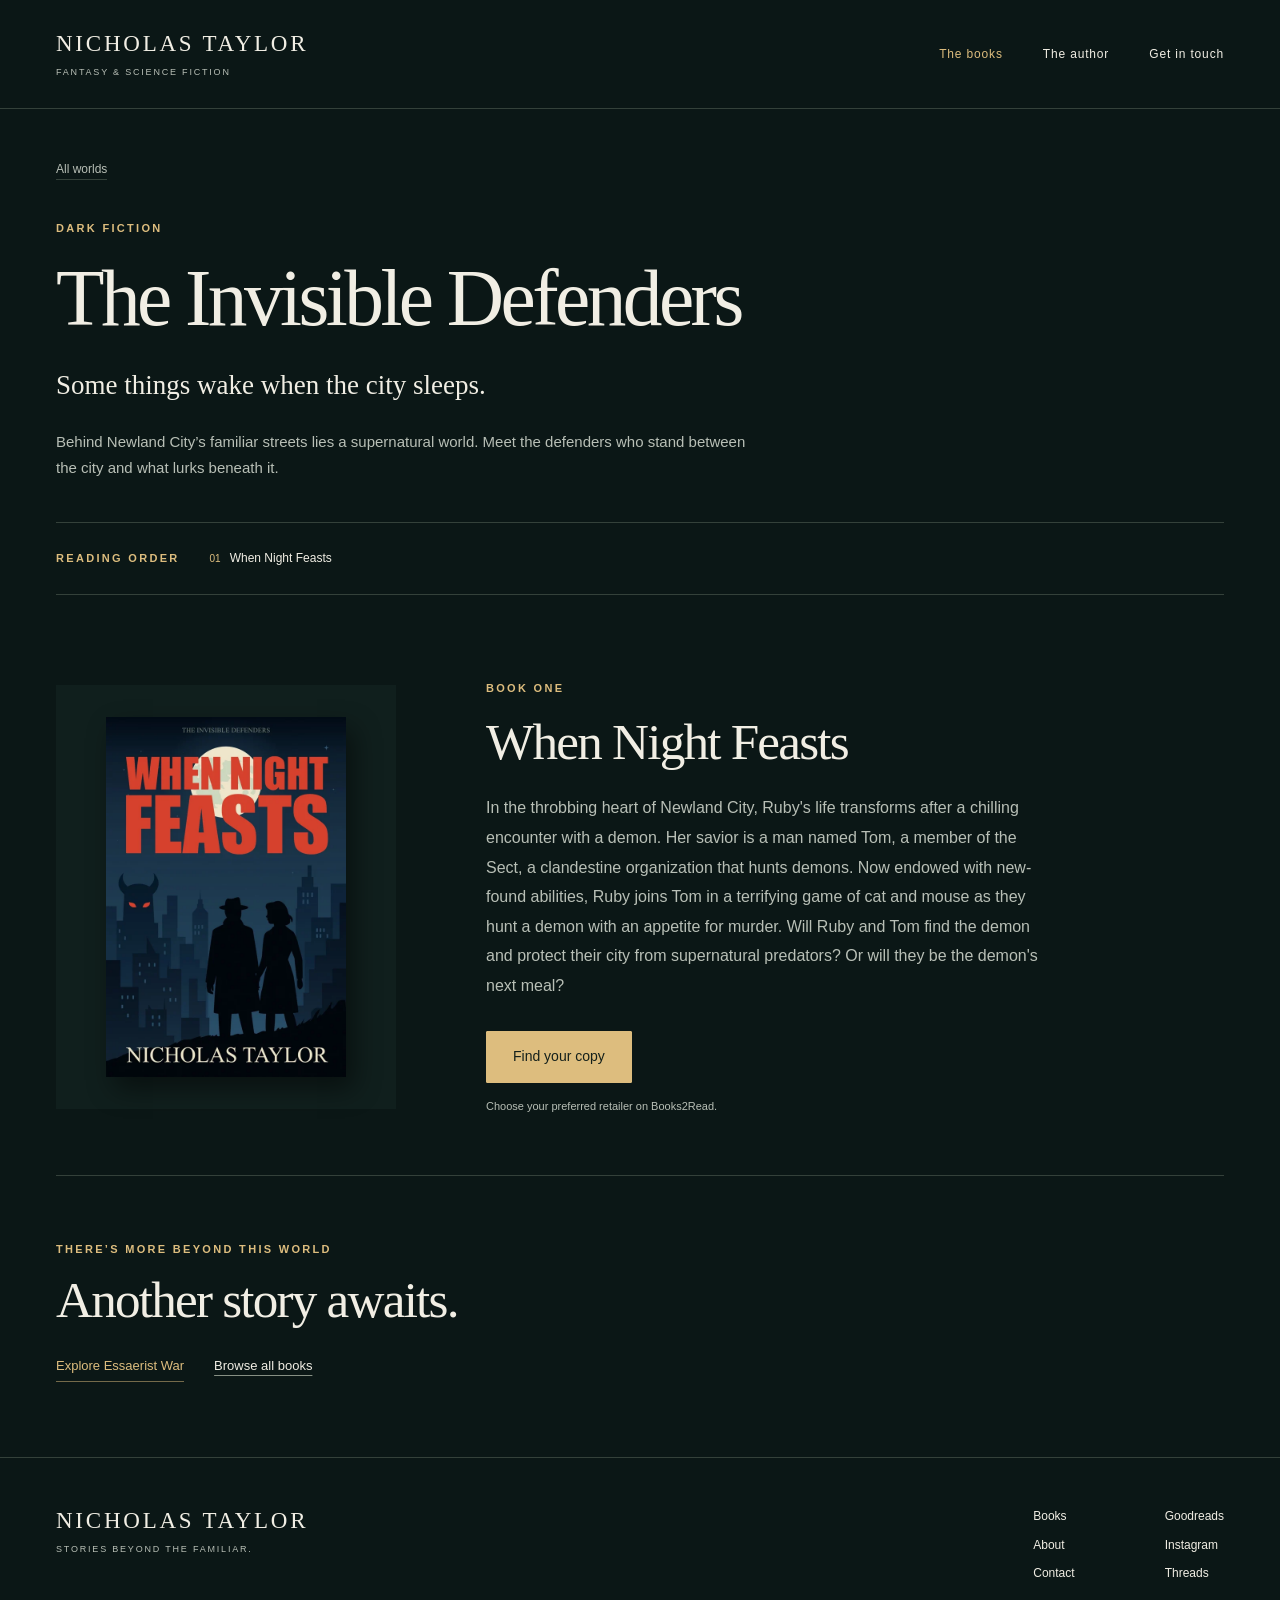
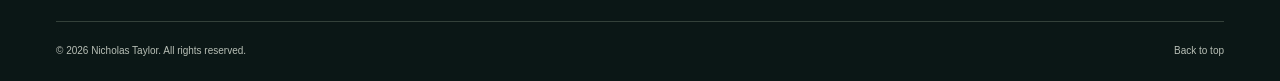
<file: books/invisible-defenders.html>
<!doctype html>
<html lang="en"><head><meta charset="utf-8"><meta name="viewport" content="width=device-width, initial-scale=1">
<title>The Invisible Defenders | Nicholas Taylor</title><meta name="description" content="Behind Newland City’s familiar streets lies a supernatural world. Meet the defenders who stand between the city and what lurks beneath it.">
<meta name="theme-color" content="#0b1716"><link rel="canonical" href="https://nicholastaylor.co/books/invisible-defenders.html">
<meta property="og:type" content="website"><meta property="og:title" content="The Invisible Defenders | Nicholas Taylor"><meta property="og:description" content="Behind Newland City’s familiar streets lies a supernatural world. Meet the defenders who stand between the city and what lurks beneath it."><meta property="og:url" content="https://nicholastaylor.co/books/invisible-defenders.html"><meta property="og:image" content="https://nicholastaylor.co/assets/covers/cinder-and-sorrow.webp">
<link rel="icon" type="image/png" href="../favicon.png"><link rel="stylesheet" href="../styles.css"><script src="../site.js" defer></script><script async src="https://www.googletagmanager.com/gtag/js?id=G-Z5L8XP76W2"></script><script>window.dataLayer=window.dataLayer||[];function gtag(){dataLayer.push(arguments)}gtag('js',new Date());gtag('config','G-Z5L8XP76W2');</script></head>
<body id="top" class="series-page"><a class="skip-link" href="#main">Skip to content</a>
<header class="site-header"><div class="header-inner">
<a class="wordmark" href="../index.html" aria-label="Nicholas Taylor home">Nicholas Taylor<span>Fantasy &amp; science fiction</span></a>
<button class="menu-toggle" aria-expanded="false" aria-controls="main-nav">Menu</button>
<nav id="main-nav" aria-label="Main navigation"><a href="../index.html#worlds" aria-current="page">The books</a><a href="../about.html">The author</a><a href="../contact.html">Get in touch</a></nav>
</div></header><main id="main"><section class="series-intro section-wrap"><a class="breadcrumb" href="../index.html#worlds">All worlds</a><p class="eyebrow">Dark fiction</p><h1>The Invisible Defenders</h1><p class="series-hook">Some things wake when the city sleeps.</p><p class="series-description">Behind Newland City’s familiar streets lies a supernatural world. Meet the defenders who stand between the city and what lurks beneath it.</p><nav class="reading-order" aria-label="Reading order"><span class="eyebrow">Reading order</span><a href="#when-night-feasts"><span>01</span>When Night Feasts</a></nav></section><section class="book-list section-wrap" aria-label="The Invisible Defenders books"><article class="book-row" id="when-night-feasts"><div class="book-visual"><img class="" src="../assets/covers/when-night-feasts.webp" alt="When Night Feasts by Nicholas Taylor" width="600" height="900" loading="eager"></div><div class="book-detail"><p class="eyebrow">Book one</p><h2>When Night Feasts</h2><div class="book-blurb"><p>In the throbbing heart of Newland City, Ruby&#39;s life transforms after a chilling encounter with a demon. Her savior is a man named Tom, a member of the Sect, a clandestine organization that hunts demons. Now endowed with new-found abilities, Ruby joins Tom in a terrifying game of cat and mouse as they hunt a demon with an appetite for murder. Will Ruby and Tom find the demon and protect their city from supernatural predators? Or will they be the demon&#39;s next meal?</p></div><a class="button" href="https://books2read.com/u/3nPPZe" target="_blank" rel="noopener noreferrer">Find your copy<span class="sr-only"> (opens in a new tab)</span></a><p class="retailer-note">Choose your preferred retailer on Books2Read.</p></div></article></section><section class="next-world section-wrap"><p class="eyebrow">There’s more beyond this world</p><h2>Another story awaits.</h2><a class="text-link" href="essaerist-war.html">Explore Essaerist War</a><a class="quiet-link" href="../index.html#worlds">Browse all books</a></section></main><footer class="site-footer"><div class="footer-top"><a class="wordmark" href="../index.html">Nicholas Taylor<span>Stories beyond the familiar.</span></a><nav aria-label="Footer navigation"><a href="../index.html#worlds">Books</a><a href="../about.html">About</a><a href="../contact.html">Contact</a></nav><nav aria-label="Social links"><a href="https://www.goodreads.com/NicholasTaylor" target="_blank" rel="noopener noreferrer">Goodreads<span class="sr-only"> (opens in a new tab)</span></a><a href="https://www.instagram.com/ntaylor1981/" target="_blank" rel="noopener noreferrer">Instagram<span class="sr-only"> (opens in a new tab)</span></a><a href="https://www.threads.net/@ntaylor1981" target="_blank" rel="noopener noreferrer">Threads<span class="sr-only"> (opens in a new tab)</span></a></nav></div><div class="footer-bottom"><span>© 2026 Nicholas Taylor. All rights reserved.</span><a href="#top">Back to top</a></div></footer></body></html>
</file>
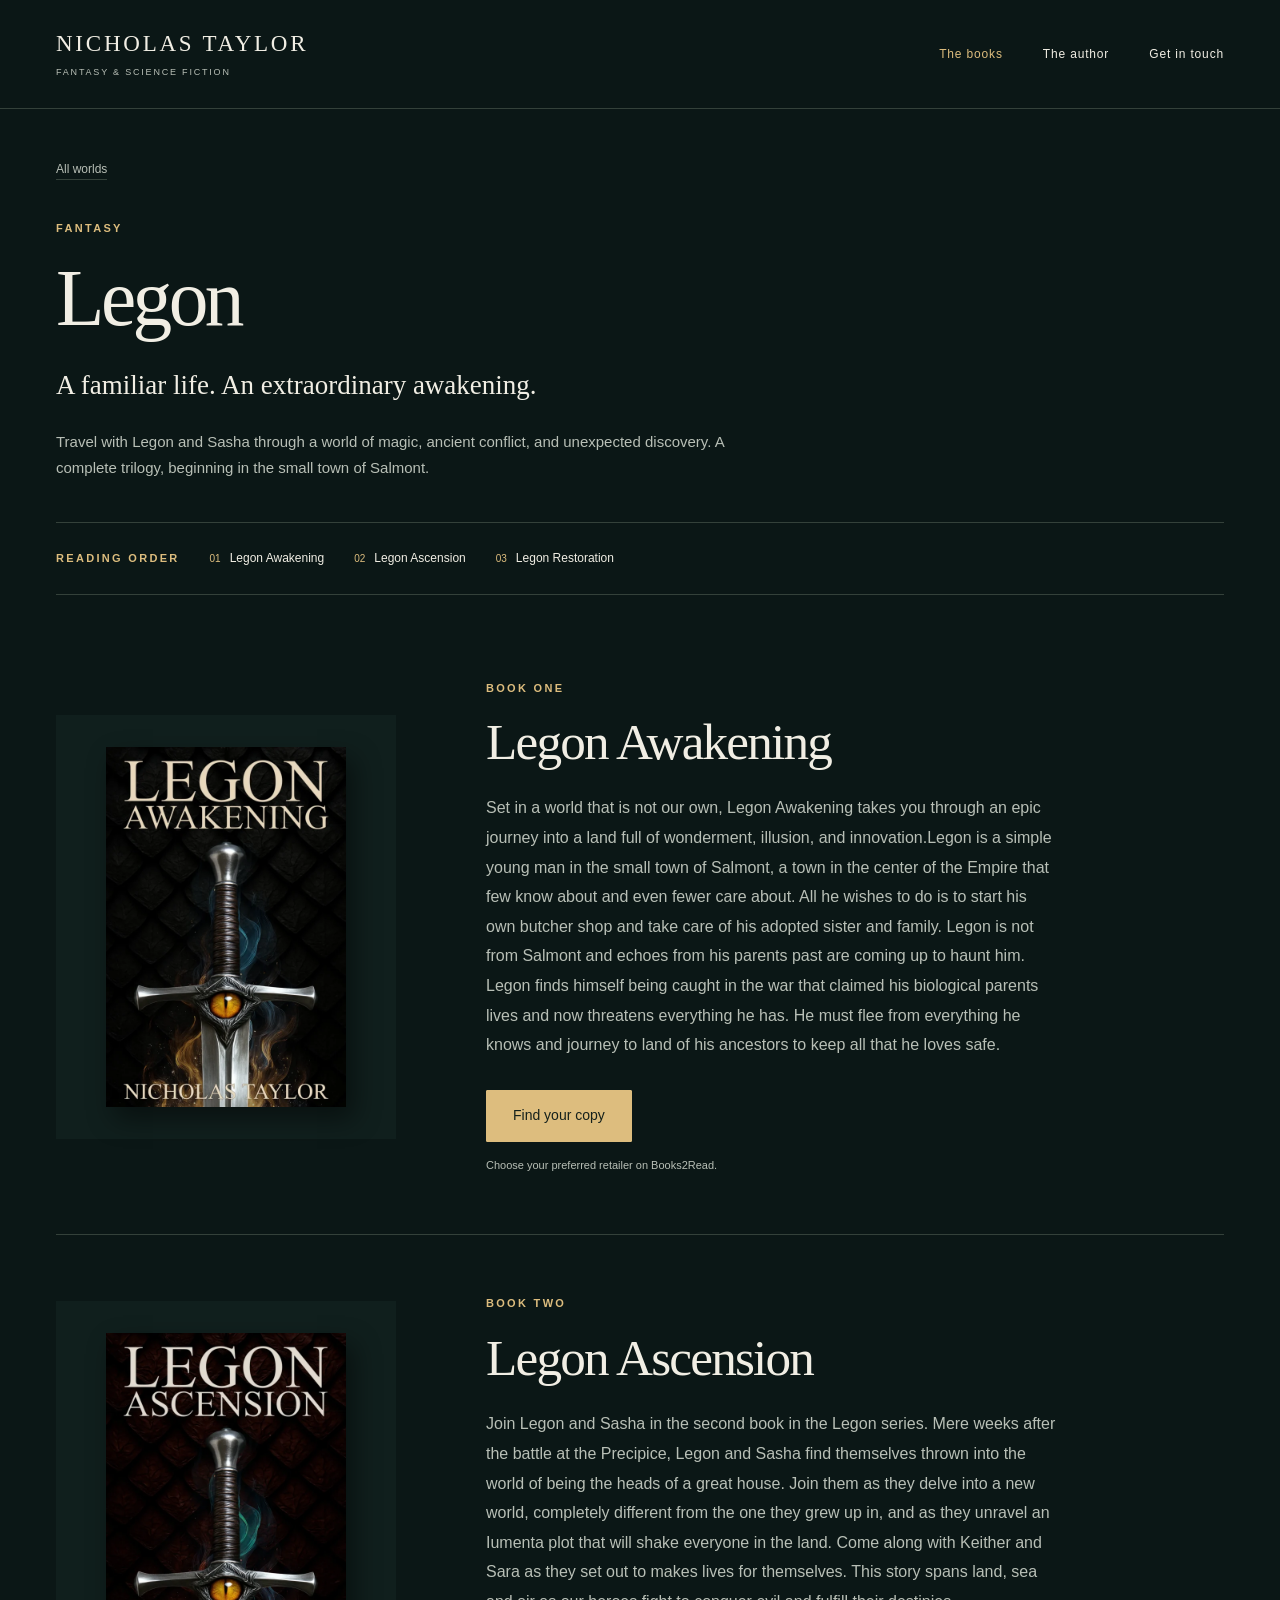
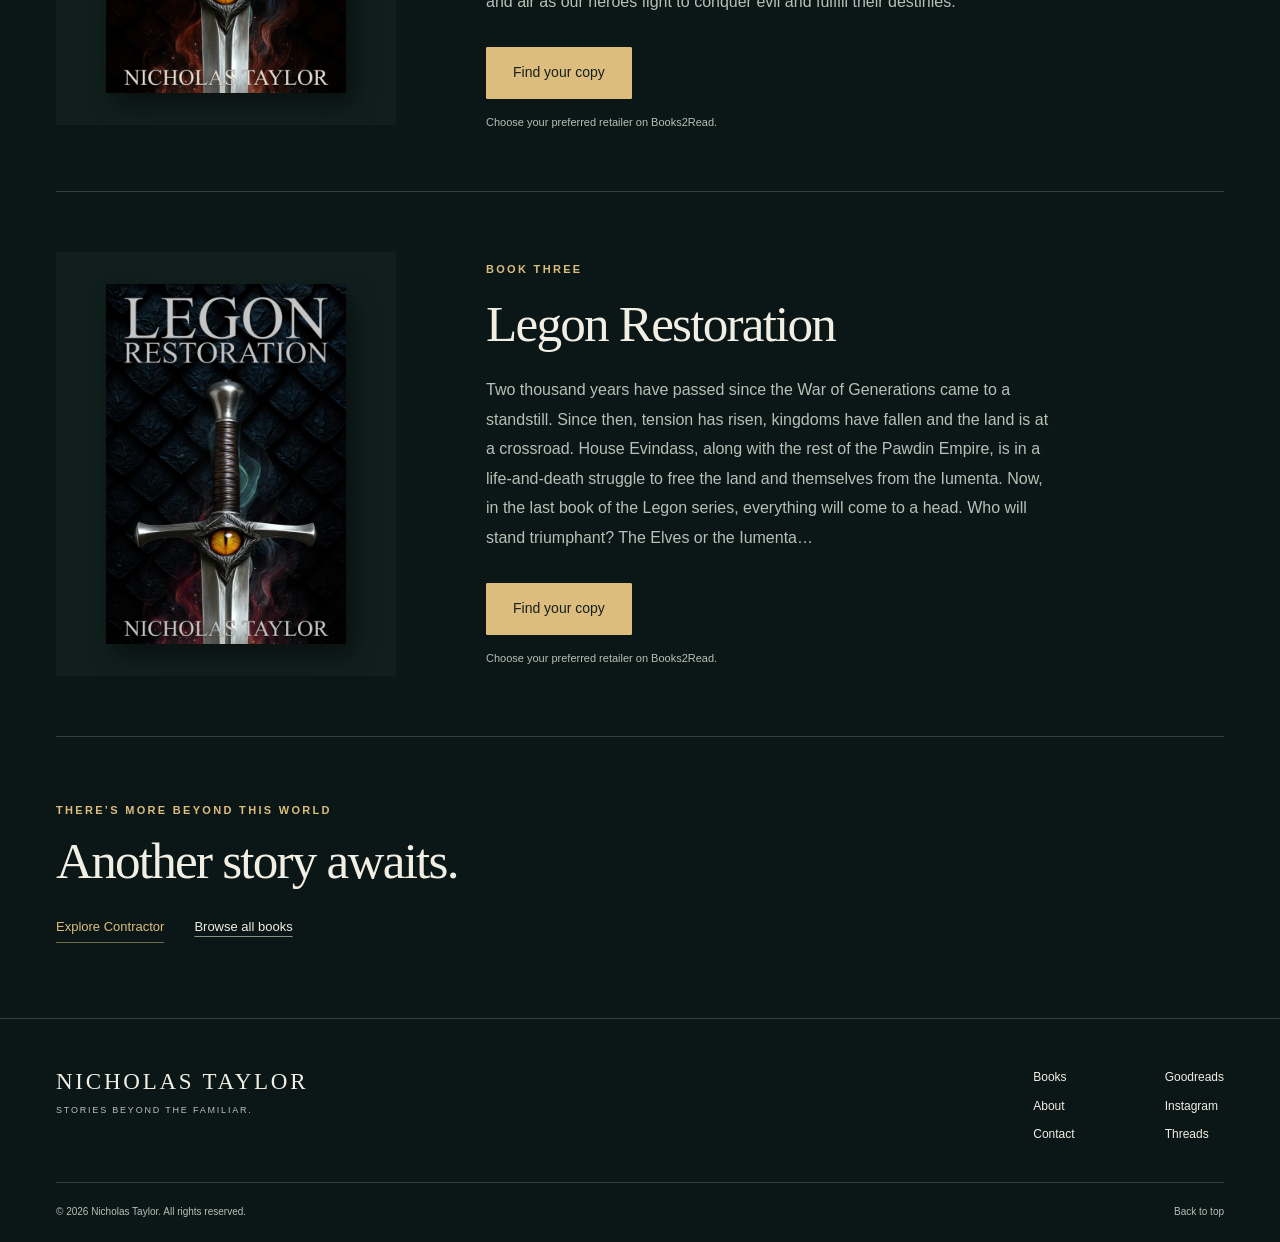
<file: books/legon-series.html>
<!doctype html>
<html lang="en"><head><meta charset="utf-8"><meta name="viewport" content="width=device-width, initial-scale=1">
<title>Legon | Nicholas Taylor</title><meta name="description" content="Travel with Legon and Sasha through a world of magic, ancient conflict, and unexpected discovery. A complete trilogy, beginning in the small town of Salmont.">
<meta name="theme-color" content="#0b1716"><link rel="canonical" href="https://nicholastaylor.co/books/legon-series.html">
<meta property="og:type" content="website"><meta property="og:title" content="Legon | Nicholas Taylor"><meta property="og:description" content="Travel with Legon and Sasha through a world of magic, ancient conflict, and unexpected discovery. A complete trilogy, beginning in the small town of Salmont."><meta property="og:url" content="https://nicholastaylor.co/books/legon-series.html"><meta property="og:image" content="https://nicholastaylor.co/assets/covers/cinder-and-sorrow.webp">
<link rel="icon" type="image/png" href="../favicon.png"><link rel="stylesheet" href="../styles.css"><script src="../site.js" defer></script><script async src="https://www.googletagmanager.com/gtag/js?id=G-Z5L8XP76W2"></script><script>window.dataLayer=window.dataLayer||[];function gtag(){dataLayer.push(arguments)}gtag('js',new Date());gtag('config','G-Z5L8XP76W2');</script></head>
<body id="top" class="series-page"><a class="skip-link" href="#main">Skip to content</a>
<header class="site-header"><div class="header-inner">
<a class="wordmark" href="../index.html" aria-label="Nicholas Taylor home">Nicholas Taylor<span>Fantasy &amp; science fiction</span></a>
<button class="menu-toggle" aria-expanded="false" aria-controls="main-nav">Menu</button>
<nav id="main-nav" aria-label="Main navigation"><a href="../index.html#worlds" aria-current="page">The books</a><a href="../about.html">The author</a><a href="../contact.html">Get in touch</a></nav>
</div></header><main id="main"><section class="series-intro section-wrap"><a class="breadcrumb" href="../index.html#worlds">All worlds</a><p class="eyebrow">Fantasy</p><h1>Legon</h1><p class="series-hook">A familiar life. An extraordinary awakening.</p><p class="series-description">Travel with Legon and Sasha through a world of magic, ancient conflict, and unexpected discovery. A complete trilogy, beginning in the small town of Salmont.</p><nav class="reading-order" aria-label="Reading order"><span class="eyebrow">Reading order</span><a href="#legon-awakening"><span>01</span>Legon Awakening</a><a href="#legon-ascension"><span>02</span>Legon Ascension</a><a href="#legon-restoration"><span>03</span>Legon Restoration</a></nav></section><section class="book-list section-wrap" aria-label="Legon books"><article class="book-row" id="legon-awakening"><div class="book-visual"><img class="" src="../assets/covers/legon-awakening.webp" alt="Legon Awakening by Nicholas Taylor" width="600" height="900" loading="eager"></div><div class="book-detail"><p class="eyebrow">Book one</p><h2>Legon Awakening</h2><div class="book-blurb"><p>Set in a world that is not our own, Legon Awakening takes you through an epic journey into a land full of wonderment, illusion, and innovation.Legon is a simple young man in the small town of Salmont, a town in the center of the Empire that few know about and even fewer care about. All he wishes to do is to start his own butcher shop and take care of his adopted sister and family. Legon is not from Salmont and echoes from his parents past are coming up to haunt him. Legon finds himself being caught in the war that claimed his biological parents lives and now threatens everything he has. He must flee from everything he knows and journey to land of his ancestors to keep all that he loves safe.</p></div><a class="button" href="https://books2read.com/u/3LBBaD" target="_blank" rel="noopener noreferrer">Find your copy<span class="sr-only"> (opens in a new tab)</span></a><p class="retailer-note">Choose your preferred retailer on Books2Read.</p></div></article><article class="book-row" id="legon-ascension"><div class="book-visual"><img class="" src="../assets/covers/legon-ascension.webp" alt="Legon Ascension by Nicholas Taylor" width="600" height="900" loading="lazy"></div><div class="book-detail"><p class="eyebrow">Book two</p><h2>Legon Ascension</h2><div class="book-blurb"><p>Join Legon and Sasha in the second book in the Legon series. Mere weeks after the battle at the Precipice, Legon and Sasha find themselves thrown into the world of being the heads of a great house. Join them as they delve into a new world, completely different from the one they grew up in, and as they unravel an Iumenta plot that will shake everyone in the land. Come along with Keither and Sara as they set out to makes lives for themselves. This story spans land, sea and air as our heroes fight to conquer evil and fulfill their destinies.</p></div><a class="button" href="https://books2read.com/u/bPnGWA" target="_blank" rel="noopener noreferrer">Find your copy<span class="sr-only"> (opens in a new tab)</span></a><p class="retailer-note">Choose your preferred retailer on Books2Read.</p></div></article><article class="book-row" id="legon-restoration"><div class="book-visual"><img class="" src="../assets/covers/legon-restoration.webp" alt="Legon Restoration by Nicholas Taylor" width="600" height="900" loading="lazy"></div><div class="book-detail"><p class="eyebrow">Book three</p><h2>Legon Restoration</h2><div class="book-blurb"><p>Two thousand years have passed since the War of Generations came to a standstill. Since then, tension has risen, kingdoms have fallen and the land is at a crossroad. House Evindass, along with the rest of the Pawdin Empire, is in a life-and-death struggle to free the land and themselves from the Iumenta. Now, in the last book of the Legon series, everything will come to a head. Who will stand triumphant? The Elves or the Iumenta…</p></div><a class="button" href="https://books2read.com/u/mg6690" target="_blank" rel="noopener noreferrer">Find your copy<span class="sr-only"> (opens in a new tab)</span></a><p class="retailer-note">Choose your preferred retailer on Books2Read.</p></div></article></section><section class="next-world section-wrap"><p class="eyebrow">There’s more beyond this world</p><h2>Another story awaits.</h2><a class="text-link" href="contractor-series.html">Explore Contractor</a><a class="quiet-link" href="../index.html#worlds">Browse all books</a></section></main><footer class="site-footer"><div class="footer-top"><a class="wordmark" href="../index.html">Nicholas Taylor<span>Stories beyond the familiar.</span></a><nav aria-label="Footer navigation"><a href="../index.html#worlds">Books</a><a href="../about.html">About</a><a href="../contact.html">Contact</a></nav><nav aria-label="Social links"><a href="https://www.goodreads.com/NicholasTaylor" target="_blank" rel="noopener noreferrer">Goodreads<span class="sr-only"> (opens in a new tab)</span></a><a href="https://www.instagram.com/ntaylor1981/" target="_blank" rel="noopener noreferrer">Instagram<span class="sr-only"> (opens in a new tab)</span></a><a href="https://www.threads.net/@ntaylor1981" target="_blank" rel="noopener noreferrer">Threads<span class="sr-only"> (opens in a new tab)</span></a></nav></div><div class="footer-bottom"><span>© 2026 Nicholas Taylor. All rights reserved.</span><a href="#top">Back to top</a></div></footer></body></html>
</file>
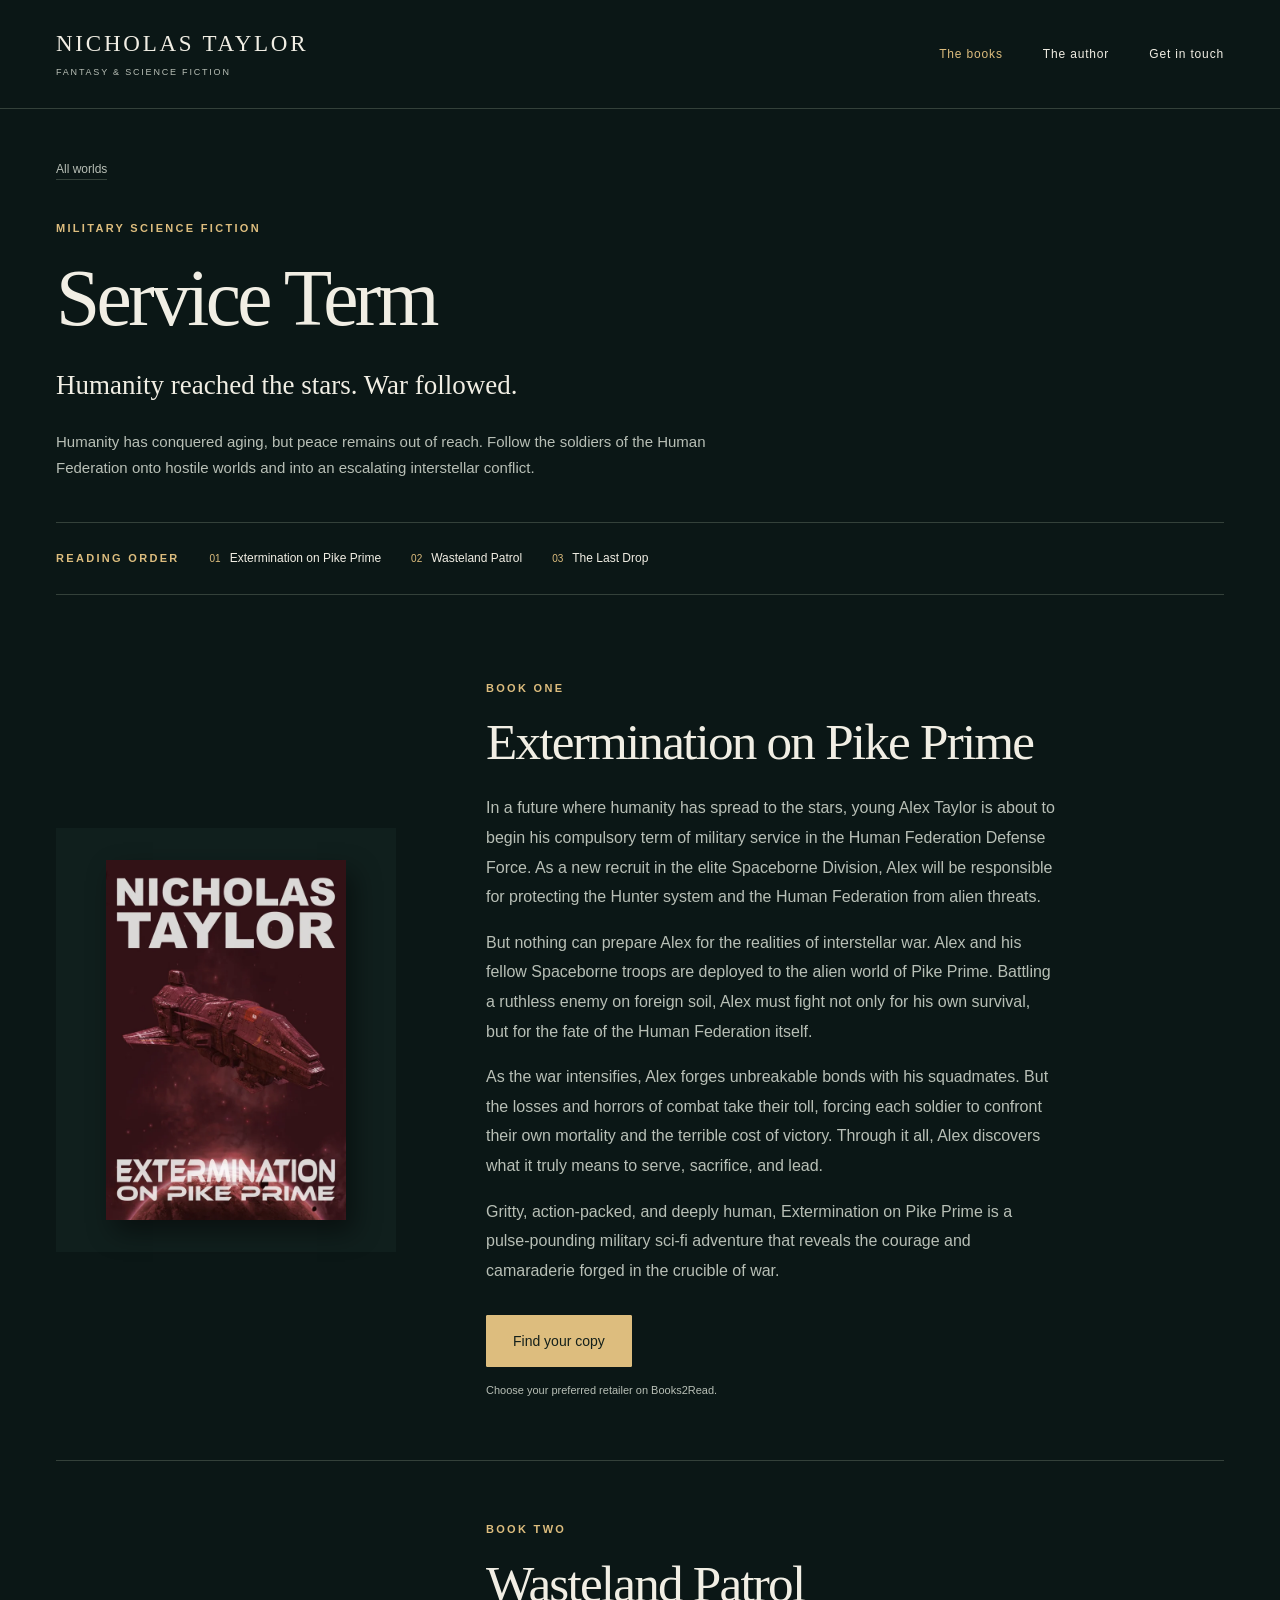
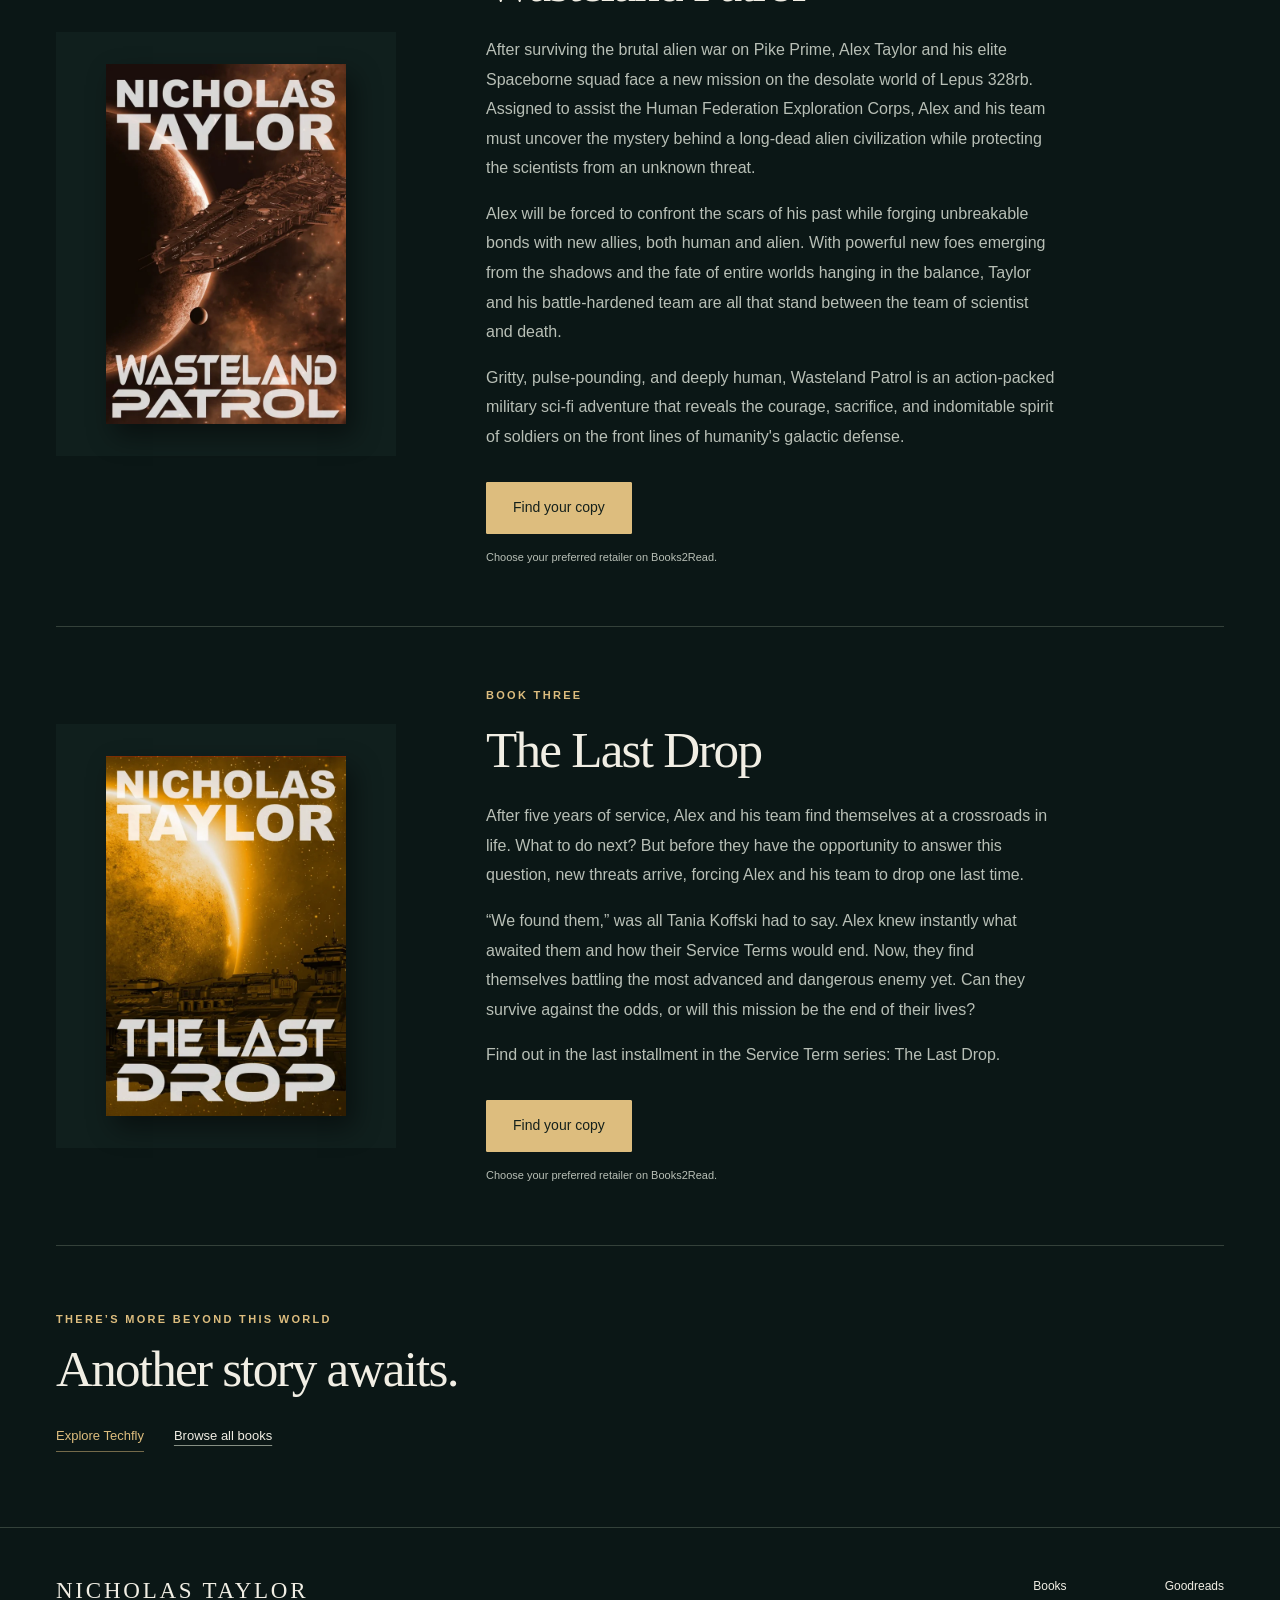
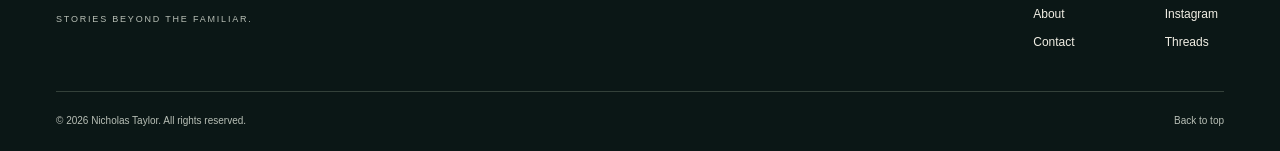
<file: books/service-term.html>
<!doctype html>
<html lang="en"><head><meta charset="utf-8"><meta name="viewport" content="width=device-width, initial-scale=1">
<title>Service Term | Nicholas Taylor</title><meta name="description" content="Humanity has conquered aging, but peace remains out of reach. Follow the soldiers of the Human Federation onto hostile worlds and into an escalating interstellar conflict.">
<meta name="theme-color" content="#0b1716"><link rel="canonical" href="https://nicholastaylor.co/books/service-term.html">
<meta property="og:type" content="website"><meta property="og:title" content="Service Term | Nicholas Taylor"><meta property="og:description" content="Humanity has conquered aging, but peace remains out of reach. Follow the soldiers of the Human Federation onto hostile worlds and into an escalating interstellar conflict."><meta property="og:url" content="https://nicholastaylor.co/books/service-term.html"><meta property="og:image" content="https://nicholastaylor.co/assets/covers/cinder-and-sorrow.webp">
<link rel="icon" type="image/png" href="../favicon.png"><link rel="stylesheet" href="../styles.css"><script src="../site.js" defer></script><script async src="https://www.googletagmanager.com/gtag/js?id=G-Z5L8XP76W2"></script><script>window.dataLayer=window.dataLayer||[];function gtag(){dataLayer.push(arguments)}gtag('js',new Date());gtag('config','G-Z5L8XP76W2');</script></head>
<body id="top" class="series-page"><a class="skip-link" href="#main">Skip to content</a>
<header class="site-header"><div class="header-inner">
<a class="wordmark" href="../index.html" aria-label="Nicholas Taylor home">Nicholas Taylor<span>Fantasy &amp; science fiction</span></a>
<button class="menu-toggle" aria-expanded="false" aria-controls="main-nav">Menu</button>
<nav id="main-nav" aria-label="Main navigation"><a href="../index.html#worlds" aria-current="page">The books</a><a href="../about.html">The author</a><a href="../contact.html">Get in touch</a></nav>
</div></header><main id="main"><section class="series-intro section-wrap"><a class="breadcrumb" href="../index.html#worlds">All worlds</a><p class="eyebrow">Military science fiction</p><h1>Service Term</h1><p class="series-hook">Humanity reached the stars. War followed.</p><p class="series-description">Humanity has conquered aging, but peace remains out of reach. Follow the soldiers of the Human Federation onto hostile worlds and into an escalating interstellar conflict.</p><nav class="reading-order" aria-label="Reading order"><span class="eyebrow">Reading order</span><a href="#extermination-pike-prime"><span>01</span>Extermination on Pike Prime</a><a href="#wasteland-patrol"><span>02</span>Wasteland Patrol</a><a href="#the-last-drop"><span>03</span>The Last Drop</a></nav></section><section class="book-list section-wrap" aria-label="Service Term books"><article class="book-row" id="extermination-pike-prime"><div class="book-visual"><img class="" src="../assets/covers/extermination-pike-prime.webp" alt="Extermination on Pike Prime by Nicholas Taylor" width="600" height="900" loading="eager"></div><div class="book-detail"><p class="eyebrow">Book one</p><h2>Extermination on Pike Prime</h2><div class="book-blurb"><p>In a future where humanity has spread to the stars, young Alex Taylor is about to begin his compulsory term of military service in the Human Federation Defense Force. As a new recruit in the elite Spaceborne Division, Alex will be responsible for protecting the Hunter system and the Human Federation from alien threats.</p><p>But nothing can prepare Alex for the realities of interstellar war. Alex and his fellow Spaceborne troops are deployed to the alien world of Pike Prime. Battling a ruthless enemy on foreign soil, Alex must fight not only for his own survival, but for the fate of the Human Federation itself.</p><p>As the war intensifies, Alex forges unbreakable bonds with his squadmates. But the losses and horrors of combat take their toll, forcing each soldier to confront their own mortality and the terrible cost of victory. Through it all, Alex discovers what it truly means to serve, sacrifice, and lead.</p><p>Gritty, action-packed, and deeply human, Extermination on Pike Prime is a pulse-pounding military sci-fi adventure that reveals the courage and camaraderie forged in the crucible of war.</p></div><a class="button" href="https://books2read.com/u/mdaErO" target="_blank" rel="noopener noreferrer">Find your copy<span class="sr-only"> (opens in a new tab)</span></a><p class="retailer-note">Choose your preferred retailer on Books2Read.</p></div></article><article class="book-row" id="wasteland-patrol"><div class="book-visual"><img class="" src="../assets/covers/wasteland-patrol.webp" alt="Wasteland Patrol by Nicholas Taylor" width="600" height="900" loading="lazy"></div><div class="book-detail"><p class="eyebrow">Book two</p><h2>Wasteland Patrol</h2><div class="book-blurb"><p>After surviving the brutal alien war on Pike Prime, Alex Taylor and his elite Spaceborne squad face a new mission on the desolate world of Lepus 328rb. Assigned to assist the Human Federation Exploration Corps, Alex and his team must uncover the mystery behind a long-dead alien civilization while protecting the scientists from an unknown threat.</p><p>Alex will be forced to confront the scars of his past while forging unbreakable bonds with new allies, both human and alien. With powerful new foes emerging from the shadows and the fate of entire worlds hanging in the balance, Taylor and his battle-hardened team are all that stand between the team of scientist and death.</p><p>Gritty, pulse-pounding, and deeply human, Wasteland Patrol is an action-packed military sci-fi adventure that reveals the courage, sacrifice, and indomitable spirit of soldiers on the front lines of humanity&#39;s galactic defense.</p></div><a class="button" href="https://books2read.com/u/4AMonq3" target="_blank" rel="noopener noreferrer">Find your copy<span class="sr-only"> (opens in a new tab)</span></a><p class="retailer-note">Choose your preferred retailer on Books2Read.</p></div></article><article class="book-row" id="the-last-drop"><div class="book-visual"><img class="" src="../assets/covers/the-last-drop.webp" alt="The Last Drop by Nicholas Taylor" width="600" height="900" loading="lazy"></div><div class="book-detail"><p class="eyebrow">Book three</p><h2>The Last Drop</h2><div class="book-blurb"><p>After five years of service, Alex and his team find themselves at a crossroads in life. What to do next? But before they have the opportunity to answer this question, new threats arrive, forcing Alex and his team to drop one last time.</p><p>“We found them,” was all Tania Koffski had to say. Alex knew instantly what awaited them and how their Service Terms would end. Now, they find themselves battling the most advanced and dangerous enemy yet. Can they survive against the odds, or will this mission be the end of their lives?</p><p>Find out in the last installment in the Service Term series: The Last Drop.</p></div><a class="button" href="https://books2read.com/u/3nkKAK" target="_blank" rel="noopener noreferrer">Find your copy<span class="sr-only"> (opens in a new tab)</span></a><p class="retailer-note">Choose your preferred retailer on Books2Read.</p></div></article></section><section class="next-world section-wrap"><p class="eyebrow">There’s more beyond this world</p><h2>Another story awaits.</h2><a class="text-link" href="techfly.html">Explore Techfly</a><a class="quiet-link" href="../index.html#worlds">Browse all books</a></section></main><footer class="site-footer"><div class="footer-top"><a class="wordmark" href="../index.html">Nicholas Taylor<span>Stories beyond the familiar.</span></a><nav aria-label="Footer navigation"><a href="../index.html#worlds">Books</a><a href="../about.html">About</a><a href="../contact.html">Contact</a></nav><nav aria-label="Social links"><a href="https://www.goodreads.com/NicholasTaylor" target="_blank" rel="noopener noreferrer">Goodreads<span class="sr-only"> (opens in a new tab)</span></a><a href="https://www.instagram.com/ntaylor1981/" target="_blank" rel="noopener noreferrer">Instagram<span class="sr-only"> (opens in a new tab)</span></a><a href="https://www.threads.net/@ntaylor1981" target="_blank" rel="noopener noreferrer">Threads<span class="sr-only"> (opens in a new tab)</span></a></nav></div><div class="footer-bottom"><span>© 2026 Nicholas Taylor. All rights reserved.</span><a href="#top">Back to top</a></div></footer></body></html>
</file>
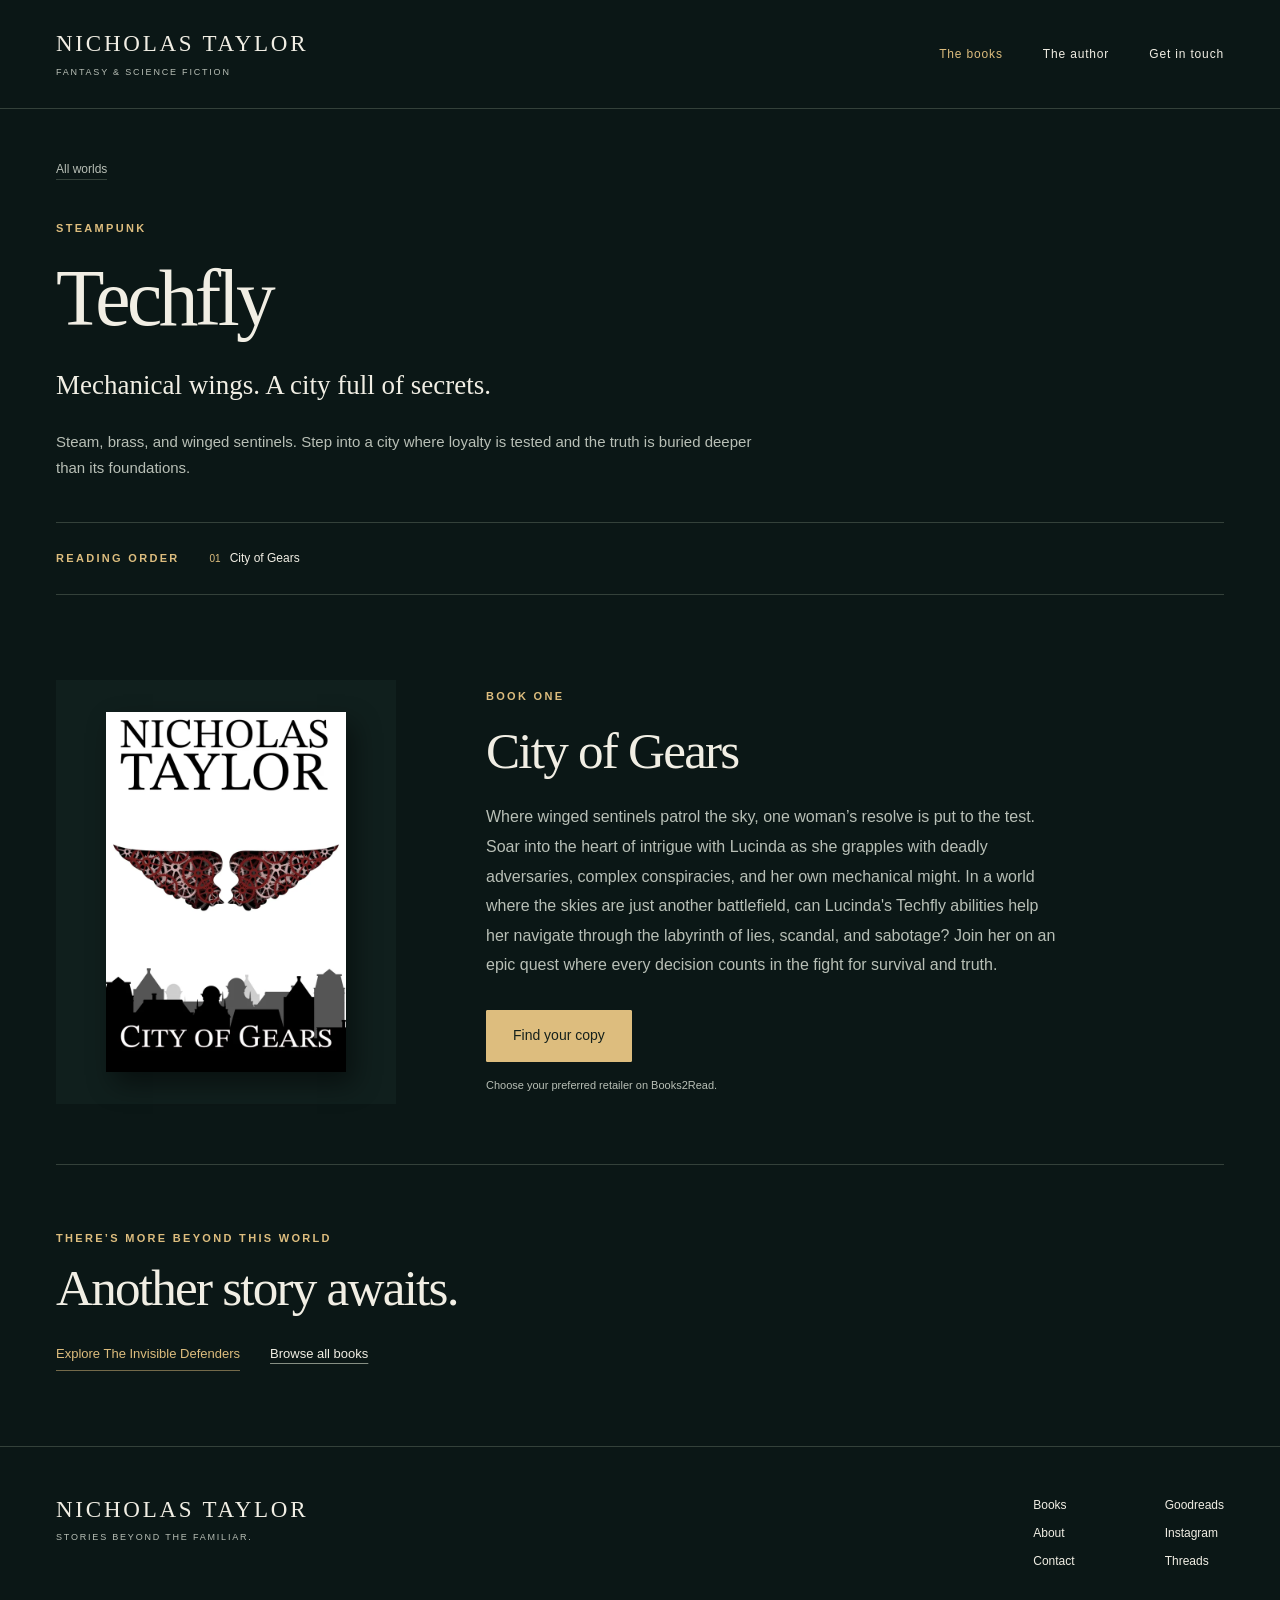
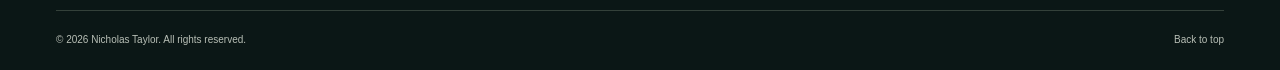
<file: books/techfly.html>
<!doctype html>
<html lang="en"><head><meta charset="utf-8"><meta name="viewport" content="width=device-width, initial-scale=1">
<title>Techfly | Nicholas Taylor</title><meta name="description" content="Steam, brass, and winged sentinels. Step into a city where loyalty is tested and the truth is buried deeper than its foundations.">
<meta name="theme-color" content="#0b1716"><link rel="canonical" href="https://nicholastaylor.co/books/techfly.html">
<meta property="og:type" content="website"><meta property="og:title" content="Techfly | Nicholas Taylor"><meta property="og:description" content="Steam, brass, and winged sentinels. Step into a city where loyalty is tested and the truth is buried deeper than its foundations."><meta property="og:url" content="https://nicholastaylor.co/books/techfly.html"><meta property="og:image" content="https://nicholastaylor.co/assets/covers/cinder-and-sorrow.webp">
<link rel="icon" type="image/png" href="../favicon.png"><link rel="stylesheet" href="../styles.css"><script src="../site.js" defer></script><script async src="https://www.googletagmanager.com/gtag/js?id=G-Z5L8XP76W2"></script><script>window.dataLayer=window.dataLayer||[];function gtag(){dataLayer.push(arguments)}gtag('js',new Date());gtag('config','G-Z5L8XP76W2');</script></head>
<body id="top" class="series-page"><a class="skip-link" href="#main">Skip to content</a>
<header class="site-header"><div class="header-inner">
<a class="wordmark" href="../index.html" aria-label="Nicholas Taylor home">Nicholas Taylor<span>Fantasy &amp; science fiction</span></a>
<button class="menu-toggle" aria-expanded="false" aria-controls="main-nav">Menu</button>
<nav id="main-nav" aria-label="Main navigation"><a href="../index.html#worlds" aria-current="page">The books</a><a href="../about.html">The author</a><a href="../contact.html">Get in touch</a></nav>
</div></header><main id="main"><section class="series-intro section-wrap"><a class="breadcrumb" href="../index.html#worlds">All worlds</a><p class="eyebrow">Steampunk</p><h1>Techfly</h1><p class="series-hook">Mechanical wings. A city full of secrets.</p><p class="series-description">Steam, brass, and winged sentinels. Step into a city where loyalty is tested and the truth is buried deeper than its foundations.</p><nav class="reading-order" aria-label="Reading order"><span class="eyebrow">Reading order</span><a href="#city-of-gears"><span>01</span>City of Gears</a></nav></section><section class="book-list section-wrap" aria-label="Techfly books"><article class="book-row" id="city-of-gears"><div class="book-visual"><img class="" src="../assets/covers/city-of-gears.webp" alt="City of Gears by Nicholas Taylor" width="600" height="900" loading="eager"></div><div class="book-detail"><p class="eyebrow">Book one</p><h2>City of Gears</h2><div class="book-blurb"><p>Where winged sentinels patrol the sky, one woman’s resolve is put to the test. Soar into the heart of intrigue with Lucinda as she grapples with deadly adversaries, complex conspiracies, and her own mechanical might. In a world where the skies are just another battlefield, can Lucinda&#39;s Techfly abilities help her navigate through the labyrinth of lies, scandal, and sabotage? Join her on an epic quest where every decision counts in the fight for survival and truth.</p></div><a class="button" href="https://books2read.com/u/38lGBB" target="_blank" rel="noopener noreferrer">Find your copy<span class="sr-only"> (opens in a new tab)</span></a><p class="retailer-note">Choose your preferred retailer on Books2Read.</p></div></article></section><section class="next-world section-wrap"><p class="eyebrow">There’s more beyond this world</p><h2>Another story awaits.</h2><a class="text-link" href="invisible-defenders.html">Explore The Invisible Defenders</a><a class="quiet-link" href="../index.html#worlds">Browse all books</a></section></main><footer class="site-footer"><div class="footer-top"><a class="wordmark" href="../index.html">Nicholas Taylor<span>Stories beyond the familiar.</span></a><nav aria-label="Footer navigation"><a href="../index.html#worlds">Books</a><a href="../about.html">About</a><a href="../contact.html">Contact</a></nav><nav aria-label="Social links"><a href="https://www.goodreads.com/NicholasTaylor" target="_blank" rel="noopener noreferrer">Goodreads<span class="sr-only"> (opens in a new tab)</span></a><a href="https://www.instagram.com/ntaylor1981/" target="_blank" rel="noopener noreferrer">Instagram<span class="sr-only"> (opens in a new tab)</span></a><a href="https://www.threads.net/@ntaylor1981" target="_blank" rel="noopener noreferrer">Threads<span class="sr-only"> (opens in a new tab)</span></a></nav></div><div class="footer-bottom"><span>© 2026 Nicholas Taylor. All rights reserved.</span><a href="#top">Back to top</a></div></footer></body></html>
</file>
<file: styles.css>
:root{--bg:#0b1716;--panel:#101f1d;--ink:#f1eee4;--muted:#b8bfb6;--gold:#ddbd7e;--line:#34413a;--serif:Georgia,'Times New Roman',serif;--sans:Arial,Helvetica,sans-serif}
*{box-sizing:border-box}html{scroll-behavior:smooth;scroll-padding-top:35px}body{margin:0;background:var(--bg);color:var(--ink);font-family:var(--sans);font-size:16px;line-height:1.7;-webkit-font-smoothing:antialiased}a{color:inherit;text-decoration:none}button,input,textarea{font:inherit}button,a,input,textarea{-webkit-tap-highlight-color:transparent}button{cursor:pointer}a,button{touch-action:manipulation}img{display:block;max-width:100%;height:auto}h1,h2,h3,p{margin:0}h1,h2,h3{font-family:var(--serif);font-weight:400;line-height:1.08}em{font-weight:400;color:var(--gold)}h1{font-size:clamp(54px,7.4vw,112px);letter-spacing:-.045em}h2{font-size:clamp(38px,4vw,58px);letter-spacing:-.035em}h3{font-size:31px;letter-spacing:-.025em}p{color:var(--muted)}button:focus-visible,a:focus-visible,input:focus-visible,textarea:focus-visible{outline:2px solid var(--gold);outline-offset:6px}a:hover{color:var(--gold)}::selection{background:var(--gold);color:var(--bg)}[hidden]{display:none!important}.section-wrap{max-width:1280px;margin:0 auto;padding-left:56px;padding-right:56px}.eyebrow{text-transform:uppercase;letter-spacing:.21em;font-size:11px;font-weight:600;color:var(--gold);line-height:1.6}.sr-only{position:absolute;width:1px;height:1px;padding:0;margin:-1px;overflow:hidden;clip:rect(0,0,0,0);white-space:nowrap;border:0}.skip-link{position:fixed;left:20px;top:-100px;z-index:50;background:var(--gold);color:var(--bg);padding:12px 20px}.skip-link:focus{top:10px}.site-header{position:relative;z-index:10;border-bottom:1px solid var(--line)}.header-inner{max-width:1440px;padding:29px 56px;margin:auto;display:flex;justify-content:space-between;align-items:center;gap:28px}.wordmark{font-family:var(--serif);font-size:23px;letter-spacing:.12em;line-height:1.3;text-transform:uppercase;white-space:nowrap}.wordmark span{display:block;font-family:var(--sans);font-size:9px;letter-spacing:.2em;color:var(--muted);margin-top:8px}.site-header nav{display:flex;align-items:center;gap:40px;font-size:12px;letter-spacing:.07em}.site-header nav a[aria-current]{color:var(--gold)}.menu-toggle{display:none;color:var(--ink);border:1px solid var(--line);padding:8px 16px;background:transparent}.home .site-header{position:absolute;top:0;left:0;right:0;border-bottom:1px solid #ffffff21}.hero{background:var(--bg) url('images/hero-worlds.webp') center 55%/cover no-repeat;min-height:680px;position:relative;display:flex;align-items:center}.hero-inner{width:100%;max-width:1440px;padding:150px 56px 100px;margin:auto}.hero h1{margin:22px 0;font-size:clamp(64px,7.5vw,112px);line-height:.99;max-width:730px}.hero-copy{font-family:var(--serif);font-size:22px;line-height:1.55;color:#e4e5db;max-width:540px}.hero-actions{display:flex;align-items:center;gap:30px;margin-top:32px}.button{display:inline-flex;justify-content:center;align-items:center;min-height:52px;padding:13px 26px;border:1px solid var(--gold);border-radius:1px;background:var(--gold);color:#14201b;font-size:14px;font-weight:500;line-height:1.5;transition:background .18s,color .18s,transform .18s}.button:hover{color:var(--bg);background:#efd7aa;transform:translateY(-2px)}.quiet-link{font-size:13px;text-decoration:underline;text-underline-offset:5px;text-decoration-color:#879084}.hero-bottom{position:absolute;left:56px;right:56px;bottom:21px;display:flex;justify-content:space-between;letter-spacing:.16em;text-transform:uppercase;font-size:9px;color:#c2c5b6}.featured{display:grid;grid-template-columns:190px 1fr 220px;gap:48px;align-items:center;padding-top:45px;padding-bottom:45px;border-bottom:1px solid var(--line)}.featured-cover{position:relative;transition:transform .3s}.featured-cover:hover{transform:translateY(-5px)}.featured-cover img{width:170px;box-shadow:0 14px 32px #0008}.featured h2{font-size:46px;margin:10px 0 13px}.book-label{font-size:10px;letter-spacing:.15em;text-transform:uppercase;color:var(--gold);margin-bottom:18px}.featured-copy>p:not(.eyebrow):not(.book-label){max-width:520px;font-size:14px}.inline-actions{display:flex;flex-wrap:wrap;gap:24px;align-items:center;margin-top:22px}.text-link{display:inline-block;font-size:13px;color:var(--gold);border-bottom:1px solid #ddbd7e80;padding-bottom:4px}.text-link:hover{color:#ffe5b6;border-color:#ffe5b6}.feature-aside{border-left:1px solid var(--line);padding-left:35px}.feature-aside>span{font-family:var(--serif);font-size:29px;line-height:1.25;font-style:italic}.feature-aside p{font-size:12px;margin-top:24px}.feature-aside a{color:var(--gold);text-decoration:underline;text-underline-offset:4px}.worlds{padding-top:80px;padding-bottom:90px;scroll-margin-top:20px}.section-heading{display:flex;align-items:flex-end;justify-content:space-between;gap:30px;margin-bottom:32px}.section-heading h2{margin-top:13px}.section-heading>p{font-size:13px}.filters{display:flex;gap:26px;flex-wrap:wrap;border-bottom:1px solid var(--line);margin-bottom:42px}.filter{padding:13px 0 15px;border:0;border-bottom:2px solid transparent;background:none;color:var(--muted);font-size:12px}.filter:hover,.filter.active{color:var(--gold)}.filter.active{border-bottom-color:var(--gold)}.world-grid{display:grid;grid-template-columns:repeat(3,minmax(0,1fr));gap:50px 32px}.world-art{height:280px;display:flex;align-items:center;justify-content:center;background:#1e2c28;overflow:hidden;border-bottom:1px solid var(--line)}.world-art img{height:240px;width:auto;max-width:90%;object-fit:contain;box-shadow:6px 12px 20px #0007;transition:transform .35s}.world-art:hover img{transform:translateY(-5px) rotate(-2deg)}.art-essaerist-war{background:#26362e}.art-legon-series{background:#202b2d}.art-contractor-series{background:#2e282e}.art-service-term{background:#29242b}.art-techfly{background:#302c24}.art-invisible-defenders{background:#1e2c36}.world-meta{display:flex;justify-content:space-between;gap:8px;text-transform:uppercase;letter-spacing:.09em;font-size:9px;color:var(--gold);margin:22px 0 11px}.world-meta span:last-child{color:var(--muted);white-space:nowrap}.world-card h3{font-size:30px}.world-card p{font-size:13px;line-height:1.65;margin:15px 0 18px;min-height:43px;max-width:290px}.author-section{background:#e8e4d8;color:#1b2924}.author-grid{display:grid;grid-template-columns:340px 1fr;gap:100px;align-items:center;padding-top:70px;padding-bottom:70px}.author-grid img{width:340px;max-height:400px;object-fit:cover;object-position:center 25%}.author-grid .eyebrow{color:#776236}.author-grid h2{margin:15px 0 24px}.author-grid em{color:#73603e}.author-grid p:not(.eyebrow){color:#4b584f;font-size:14px;max-width:510px;margin-bottom:14px}.author-grid .text-link{color:#293f31;border-color:#68715f;margin-top:15px}.closing{text-align:center;padding-top:85px;padding-bottom:90px}.closing h2{margin:19px 0}.closing>p:not(.eyebrow){font-size:14px}.closing .button{margin-top:28px}.button-outline{background:transparent;color:var(--gold)}.site-footer{border-top:1px solid var(--line);padding:48px 56px 22px;max-width:1440px;margin:auto}.footer-top{display:grid;grid-template-columns:1fr auto auto;gap:90px;align-items:start}.footer-top nav{display:flex;flex-direction:column;gap:8px;font-size:12px}.footer-bottom{display:flex;justify-content:space-between;border-top:1px solid var(--line);margin-top:38px;padding-top:20px;font-size:10px;color:var(--muted)}.series-intro{padding-top:45px;padding-bottom:25px}.breadcrumb{font-size:12px;color:var(--muted);display:inline-block;border-bottom:1px solid var(--line);margin-bottom:40px}.series-intro h1{font-size:clamp(48px,6.2vw,90px);margin:18px 0 22px}.series-hook{font-family:var(--serif);font-size:27px;color:var(--ink);max-width:850px}.series-description{max-width:700px;margin-top:20px;font-size:15px}.reading-order{display:flex;align-items:center;flex-wrap:wrap;gap:16px 30px;padding:25px 0;margin-top:42px;border-top:1px solid var(--line);border-bottom:1px solid var(--line)}.reading-order>a{font-size:12px}.reading-order>a span{color:var(--gold);margin-right:9px;font-size:10px}.book-row{display:grid;grid-template-columns:340px 1fr;gap:90px;align-items:center;padding:60px 0;border-bottom:1px solid var(--line);scroll-margin-top:30px}.book-visual{background:var(--panel);padding:32px;display:flex;justify-content:center}.book-visual img{width:240px;height:auto;box-shadow:8px 12px 25px #0007}.book-detail h2{font-size:clamp(34px,4vw,56px);margin:17px 0 24px}.book-detail>p:not(.eyebrow):not(.retailer-note){max-width:570px;line-height:1.85;font-size:16px}.book-detail .button{margin-top:30px}.retailer-note{font-size:11px;margin-top:14px}.next-world{padding-top:65px;padding-bottom:75px}.next-world h2{margin:13px 0 24px}.next-world .quiet-link{margin-left:30px}.about-intro{display:grid;grid-template-columns:1.2fr 1fr;gap:80px;align-items:start;padding-top:80px;padding-bottom:90px}.about-intro h1{font-size:clamp(52px,5.6vw,82px);margin:18px 0 30px}.about-intro p:not(.eyebrow){margin-bottom:20px;font-size:15px}.about-intro .lead{font-family:var(--serif);font-size:23px!important;line-height:1.55;color:var(--ink)}.about-intro .button{margin-top:15px}.about-intro figure{margin:0}.about-intro img{width:100%;max-height:650px;object-fit:cover;object-position:center 25%}.about-intro figcaption{font-size:11px;letter-spacing:.08em;color:var(--muted);margin-top:14px}.contact-layout{display:grid;grid-template-columns:1fr 1fr;gap:85px;padding-top:90px;padding-bottom:100px}.contact-intro h1{font-size:clamp(44px,4.5vw,68px);margin:18px 0 25px}.contact-intro>p:not(.eyebrow){max-width:420px;font-size:15px}.contact-social{display:flex;flex-direction:column;gap:12px;align-items:flex-start;margin-top:45px;font-size:13px}.contact-social .eyebrow{margin-bottom:5px}.contact-form{padding-top:6px;display:flex;flex-direction:column;gap:21px}.contact-form label{display:flex;flex-direction:column;gap:8px;font-size:12px;color:var(--ink)}.contact-form input,.contact-form textarea{width:100%;border:1px solid #58635a;border-radius:0;background:#12211d;color:var(--ink);padding:12px;min-height:48px;font-size:16px}.contact-form textarea{resize:vertical;min-height:165px}.form-pair{display:grid;grid-template-columns:1fr 1fr;gap:20px}.contact-form .button{align-self:flex-start}.form-note{font-size:11px;line-height:1.6}
@media(min-width:1600px){.hero{min-height:760px}}
@media(max-width:1100px){.section-wrap{padding-left:36px;padding-right:36px}.header-inner{padding-left:36px;padding-right:36px}.hero-inner{padding-left:36px;padding-right:36px}.hero{min-height:640px;background-position:58% center}.hero h1{font-size:90px}.hero-copy{font-size:20px;max-width:460px}.hero-bottom{left:36px;right:36px}.featured{grid-template-columns:150px 1fr;gap:36px}.featured-cover img{width:150px}.feature-aside{display:none}.featured h2{font-size:40px}.author-grid{gap:55px;grid-template-columns:280px 1fr}.author-grid img{width:280px}.world-grid{gap:40px 23px}.world-art{height:250px}.world-art img{height:210px}.world-card h3{font-size:27px}.book-row{grid-template-columns:280px 1fr;gap:50px}.about-intro,.contact-layout{gap:45px}.site-footer{padding-left:36px;padding-right:36px}.footer-top{gap:50px}}
@media(max-width:760px){.header-inner{padding:22px 24px}.wordmark{font-size:18px;letter-spacing:.1em}.wordmark span{font-size:8px}.site-header nav{gap:19px;font-size:11px}.section-wrap{padding-left:24px;padding-right:24px}.hero{min-height:665px;background-position:63% center}.hero-inner{padding:155px 24px 90px;background:#0713115c}.hero h1{font-size:76px;max-width:550px}.hero-copy{font-size:19px;max-width:420px}.hero-bottom{left:24px;right:24px;font-size:8px}.hero-actions{gap:24px}.featured{grid-template-columns:130px 1fr;gap:25px;padding-top:35px;padding-bottom:35px}.featured-cover img{width:130px}.featured h2{font-size:34px}.featured-copy>p:not(.eyebrow):not(.book-label){font-size:13px}.featured .inline-actions{gap:14px}.featured .book-label{font-size:9px;margin-bottom:13px}.section-heading{display:block}.section-heading>p{margin-top:20px}.worlds{padding-top:55px;padding-bottom:60px}.world-grid{grid-template-columns:repeat(2,minmax(0,1fr));gap:38px 24px}.world-art{height:265px}.world-art img{height:225px}.filters{gap:20px;margin-bottom:30px}.filter{font-size:11px}.world-meta{font-size:8px;letter-spacing:.06em}.author-grid{grid-template-columns:220px 1fr;gap:35px;padding-top:45px;padding-bottom:45px}.author-grid img{width:220px;height:320px;object-position:center}.author-grid h2{font-size:37px}.author-grid p:not(.eyebrow){font-size:13px}.footer-top{grid-template-columns:1fr auto;gap:30px}.footer-top>nav:last-child{grid-column:2}.footer-top>.wordmark{grid-row:span 2}.site-footer{padding-left:24px;padding-right:24px}.book-row{grid-template-columns:220px 1fr;gap:35px;padding:40px 0}.book-visual{padding:22px}.book-detail>p:not(.eyebrow):not(.retailer-note){font-size:14px}.book-detail h2{font-size:38px}.series-intro{padding-top:25px}.about-intro{gap:32px;padding-top:50px}.about-intro h1{font-size:50px}.contact-layout{grid-template-columns:1fr;gap:40px;padding-top:50px;padding-bottom:60px}.contact-social{flex-direction:row;flex-wrap:wrap;margin-top:25px;gap:20px}}
@media(max-width:540px){.js .menu-toggle{display:block}.js .site-header nav{display:none;position:absolute;top:100%;left:0;right:0;padding:25px;background:#10201e;border-bottom:1px solid var(--line);flex-direction:column;align-items:flex-start;gap:24px;font-size:15px}.js .site-header nav.is-open{display:flex}.site-header nav{flex-wrap:wrap;gap:12px}.header-inner{flex-wrap:wrap}.js .header-inner{flex-wrap:nowrap}.wordmark{font-size:16px}.wordmark span{font-size:7px}.hero{min-height:660px;background-position:65% center}.hero-inner{padding-top:155px;padding-bottom:90px;background:#07131199}.hero h1{font-size:clamp(61px,15.5vw,82px);margin:24px 0}.hero .eyebrow{font-size:9px}.hero-copy{font-size:18px;line-height:1.6;max-width:340px}.hero-actions{align-items:flex-start;flex-direction:column;gap:22px;margin-top:28px}.hero-bottom span:last-child{display:none}.featured{grid-template-columns:106px 1fr;gap:20px;align-items:start}.featured-cover img{width:106px}.featured h2{font-size:29px;margin-top:9px}.featured .eyebrow{font-size:9px;letter-spacing:.16em}.featured .book-label{font-size:8px;line-height:1.8}.featured-copy>p:not(.eyebrow):not(.book-label){font-size:12px;line-height:1.7}.featured .inline-actions{flex-direction:column;align-items:flex-start;margin-top:17px}.featured .text-link,.featured .quiet-link{font-size:12px}.world-grid{gap:35px 18px}.world-art{height:217px}.world-art img{height:183px;max-width:86%}.world-card h3{font-size:24px}.world-meta{display:block;font-size:8px;min-height:31px;margin:17px 0 9px}.world-meta span:last-child{display:block;color:#b8bfb6;font-size:8px;margin-top:3px}.world-card p{font-size:12px;min-height:60px;margin:12px 0}.world-card .text-link{font-size:11px}.section-heading h2{font-size:39px}.filters{gap:12px 18px}.filter{padding:9px 0}.author-grid{display:block;padding-top:35px;padding-bottom:40px}.author-grid img{width:160px;height:195px;margin-bottom:30px}.author-grid h2{font-size:42px}.author-grid p:not(.eyebrow){font-size:14px}.closing{padding-top:60px;padding-bottom:65px}.closing h2{font-size:43px}.closing p br{display:none}.footer-top{display:flex;flex-wrap:wrap;gap:26px 70px}.footer-top>.wordmark{width:100%}.footer-bottom{gap:15px;font-size:9px}.series-intro h1{font-size:50px;overflow-wrap:break-word}.series-hook{font-size:23px}.series-description{font-size:14px}.reading-order{align-items:flex-start;flex-direction:column;gap:15px;margin-top:30px}.book-row{grid-template-columns:1fr;gap:30px;padding:35px 0 45px}.book-visual{padding:25px}.book-visual img{max-width:210px;width:70%}.book-detail h2{font-size:40px}.book-detail>p:not(.eyebrow):not(.retailer-note){font-size:15px}.next-world{padding-top:45px;padding-bottom:50px}.next-world .quiet-link{display:block;margin:22px 0 0}.about-intro{display:flex;flex-direction:column;padding-top:40px;padding-bottom:50px}.about-intro h1{font-size:54px}.about-intro figure{width:100%;max-width:360px}.about-intro .lead{font-size:21px!important}.contact-intro h1{font-size:48px}.form-pair{gap:15px}}
@media(prefers-reduced-motion:reduce){html{scroll-behavior:auto}*,*::before,*::after{transition:none!important;animation:none!important}}

/* Book descriptions may contain several paragraphs. */
.book-blurb{max-width:570px;font-size:16px;line-height:1.85}
.book-blurb p + p{margin-top:1em}
@media(max-width:760px){.book-blurb{font-size:14px}}
@media(max-width:540px){.book-blurb{font-size:15px}}
</file>
